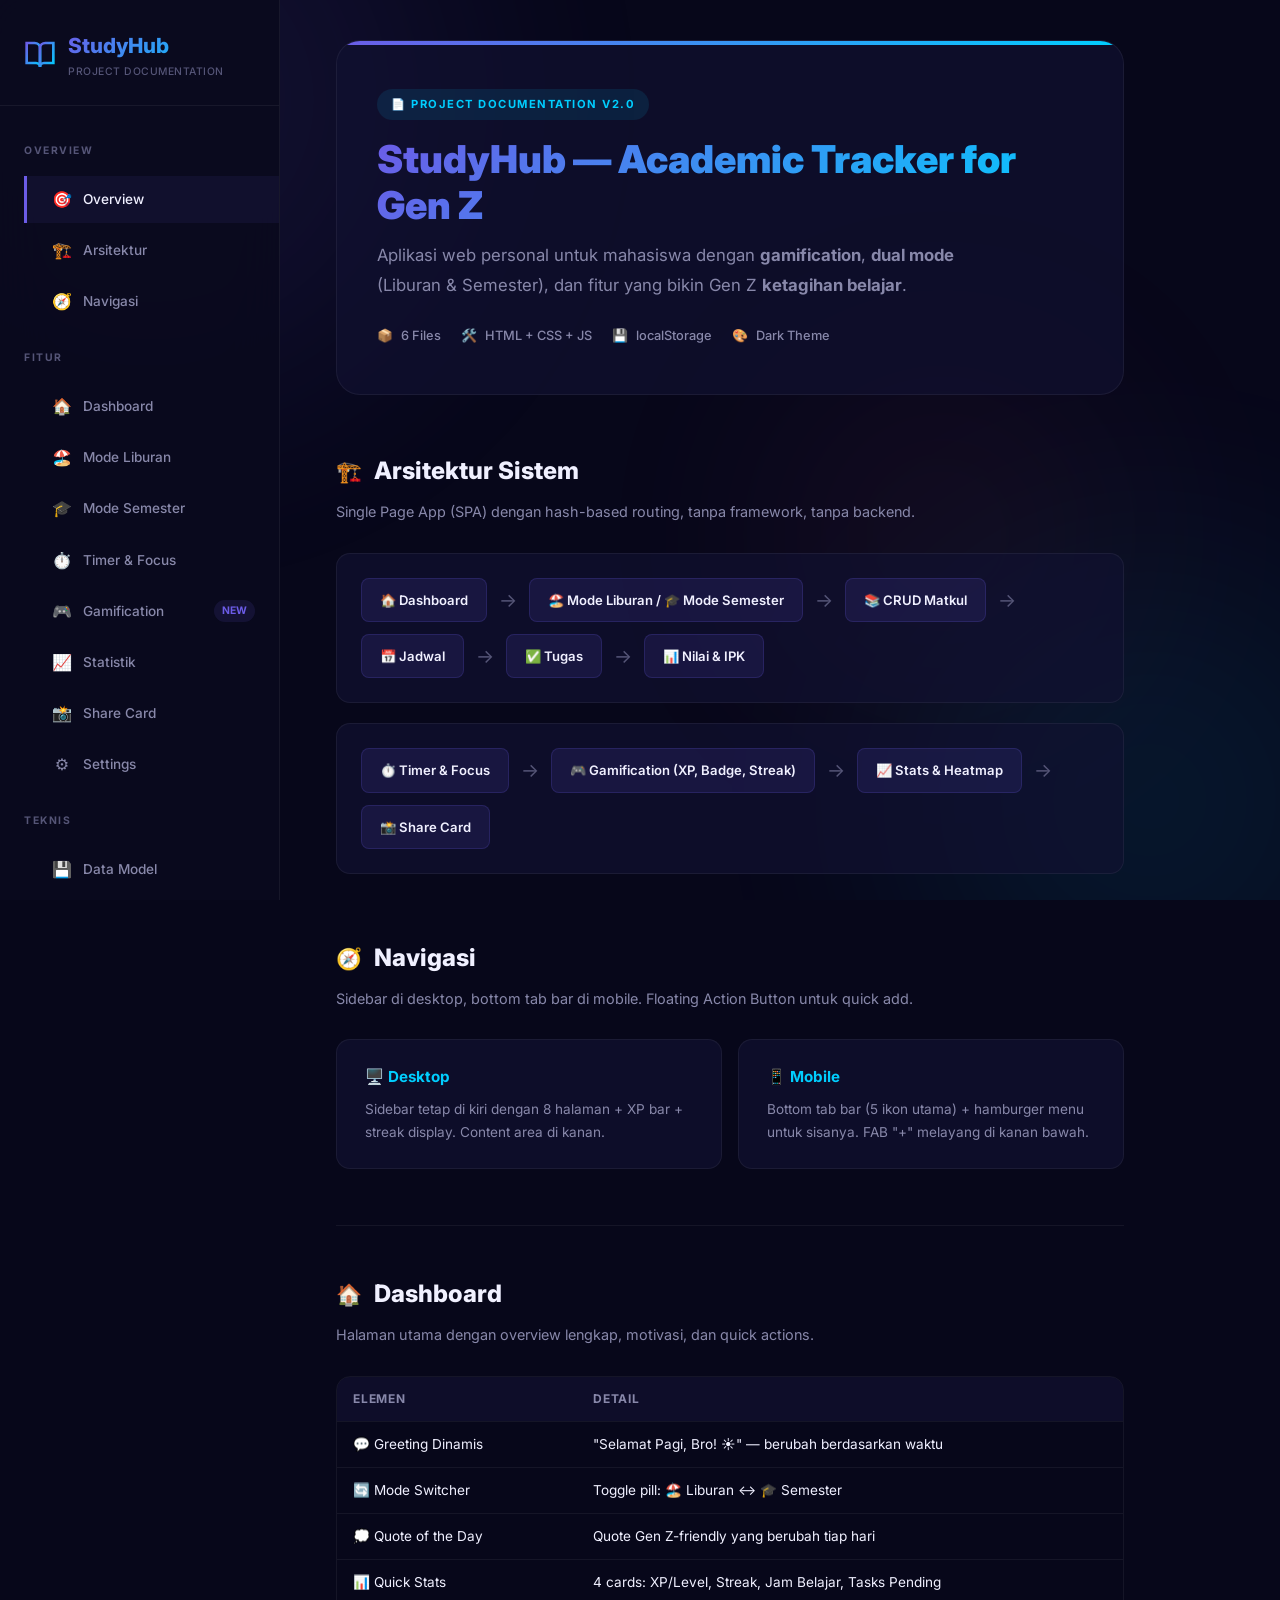
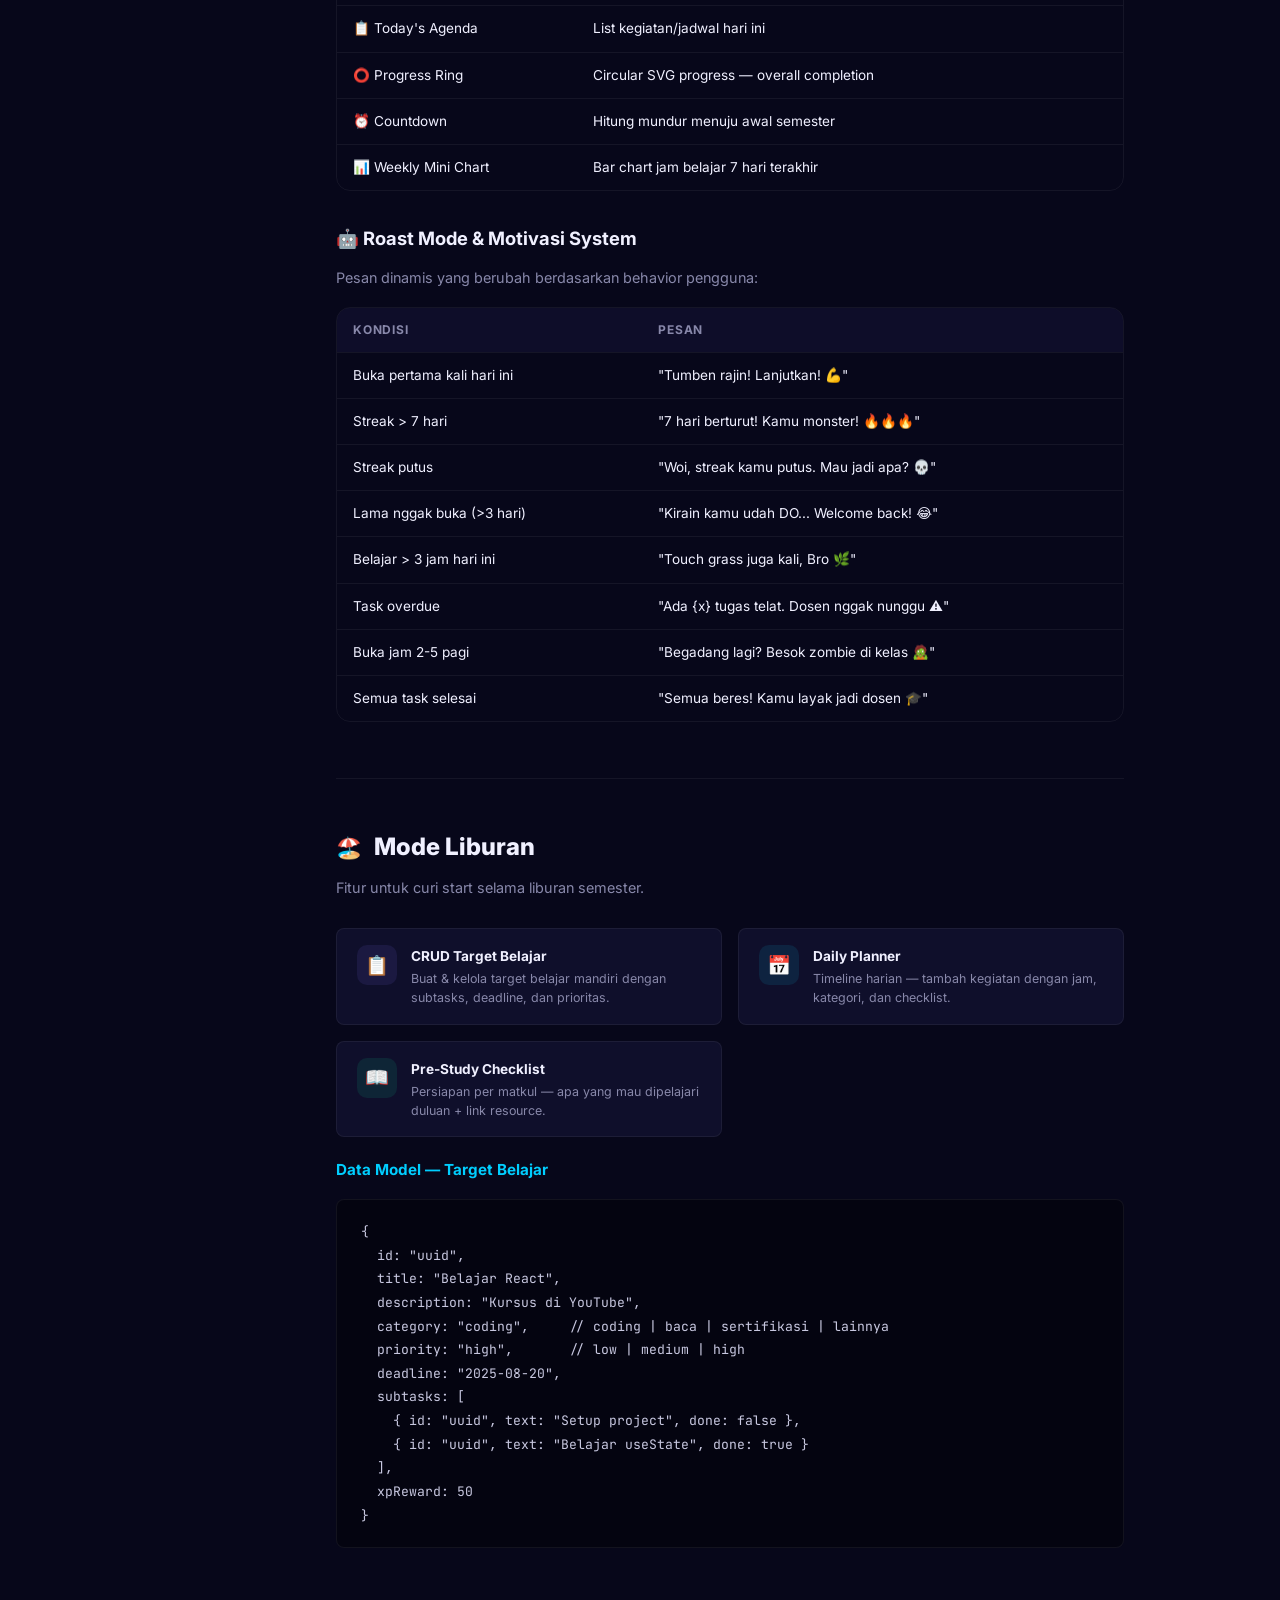
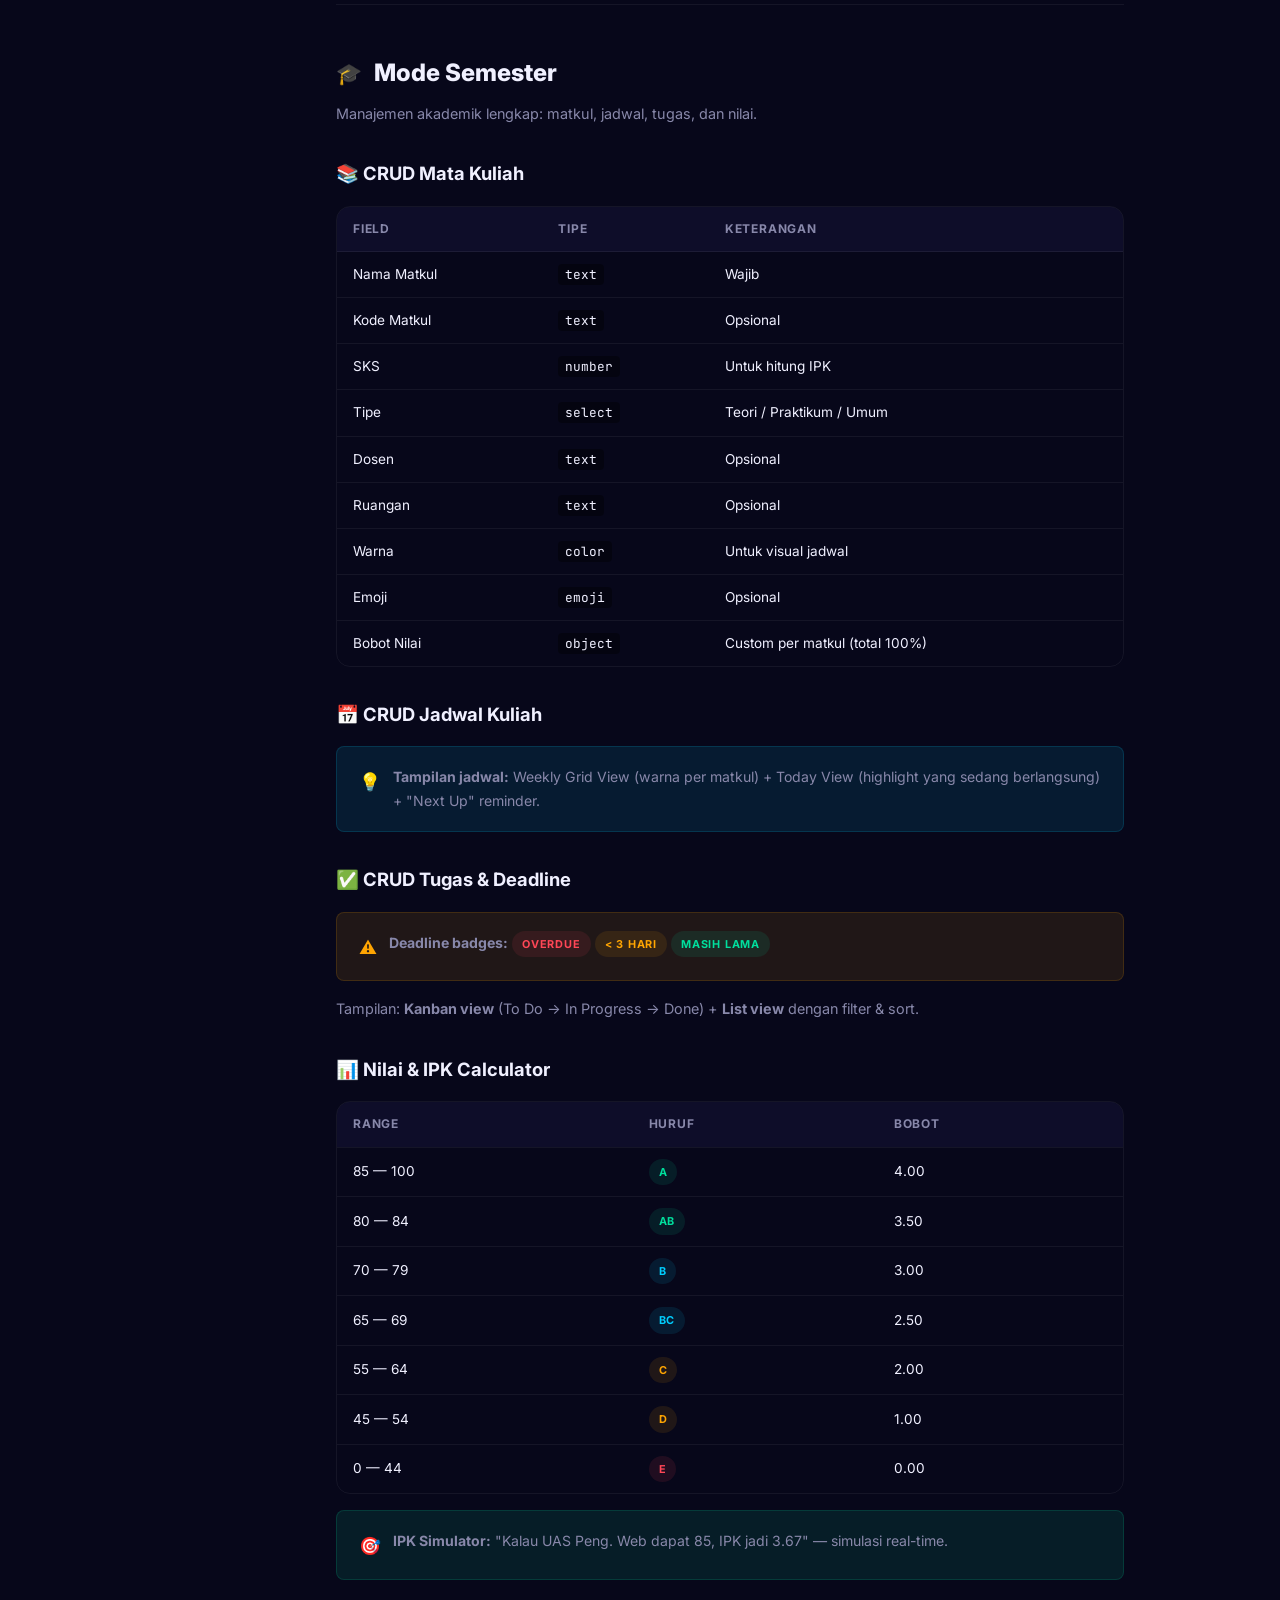
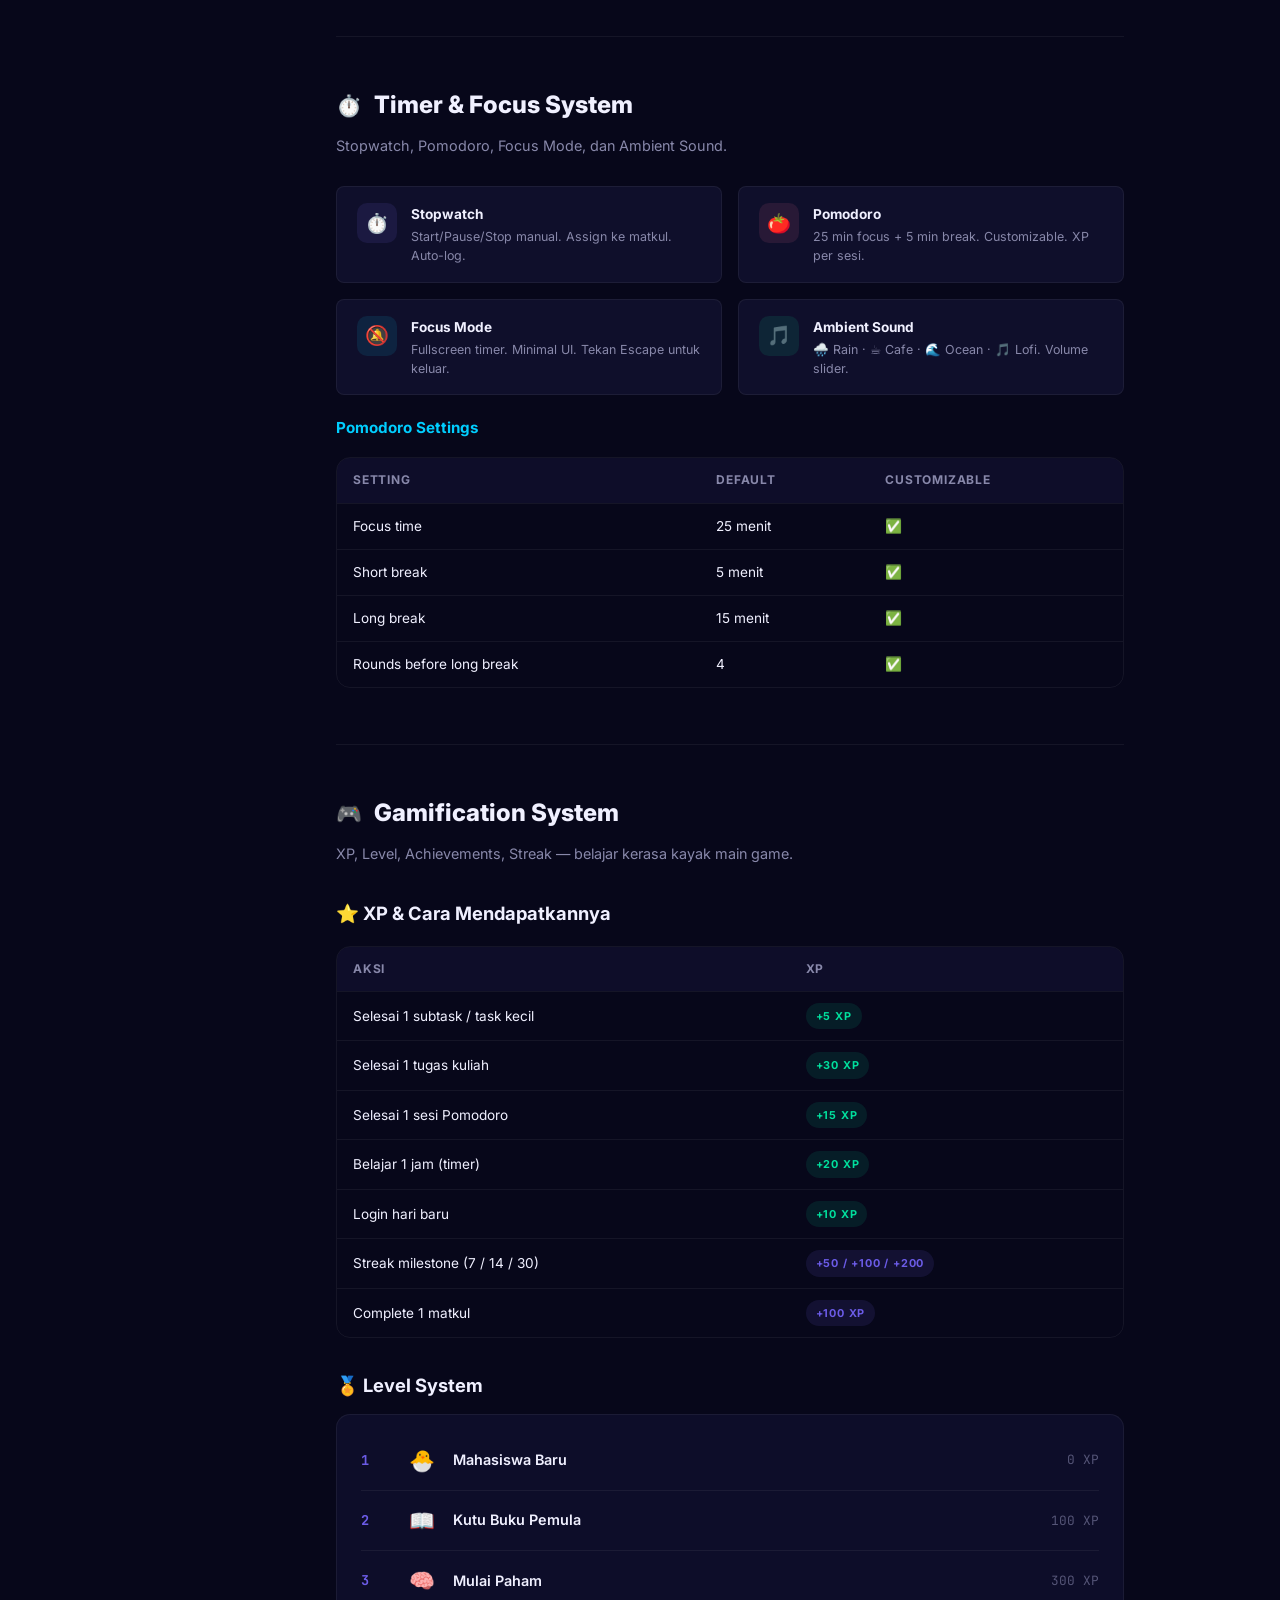
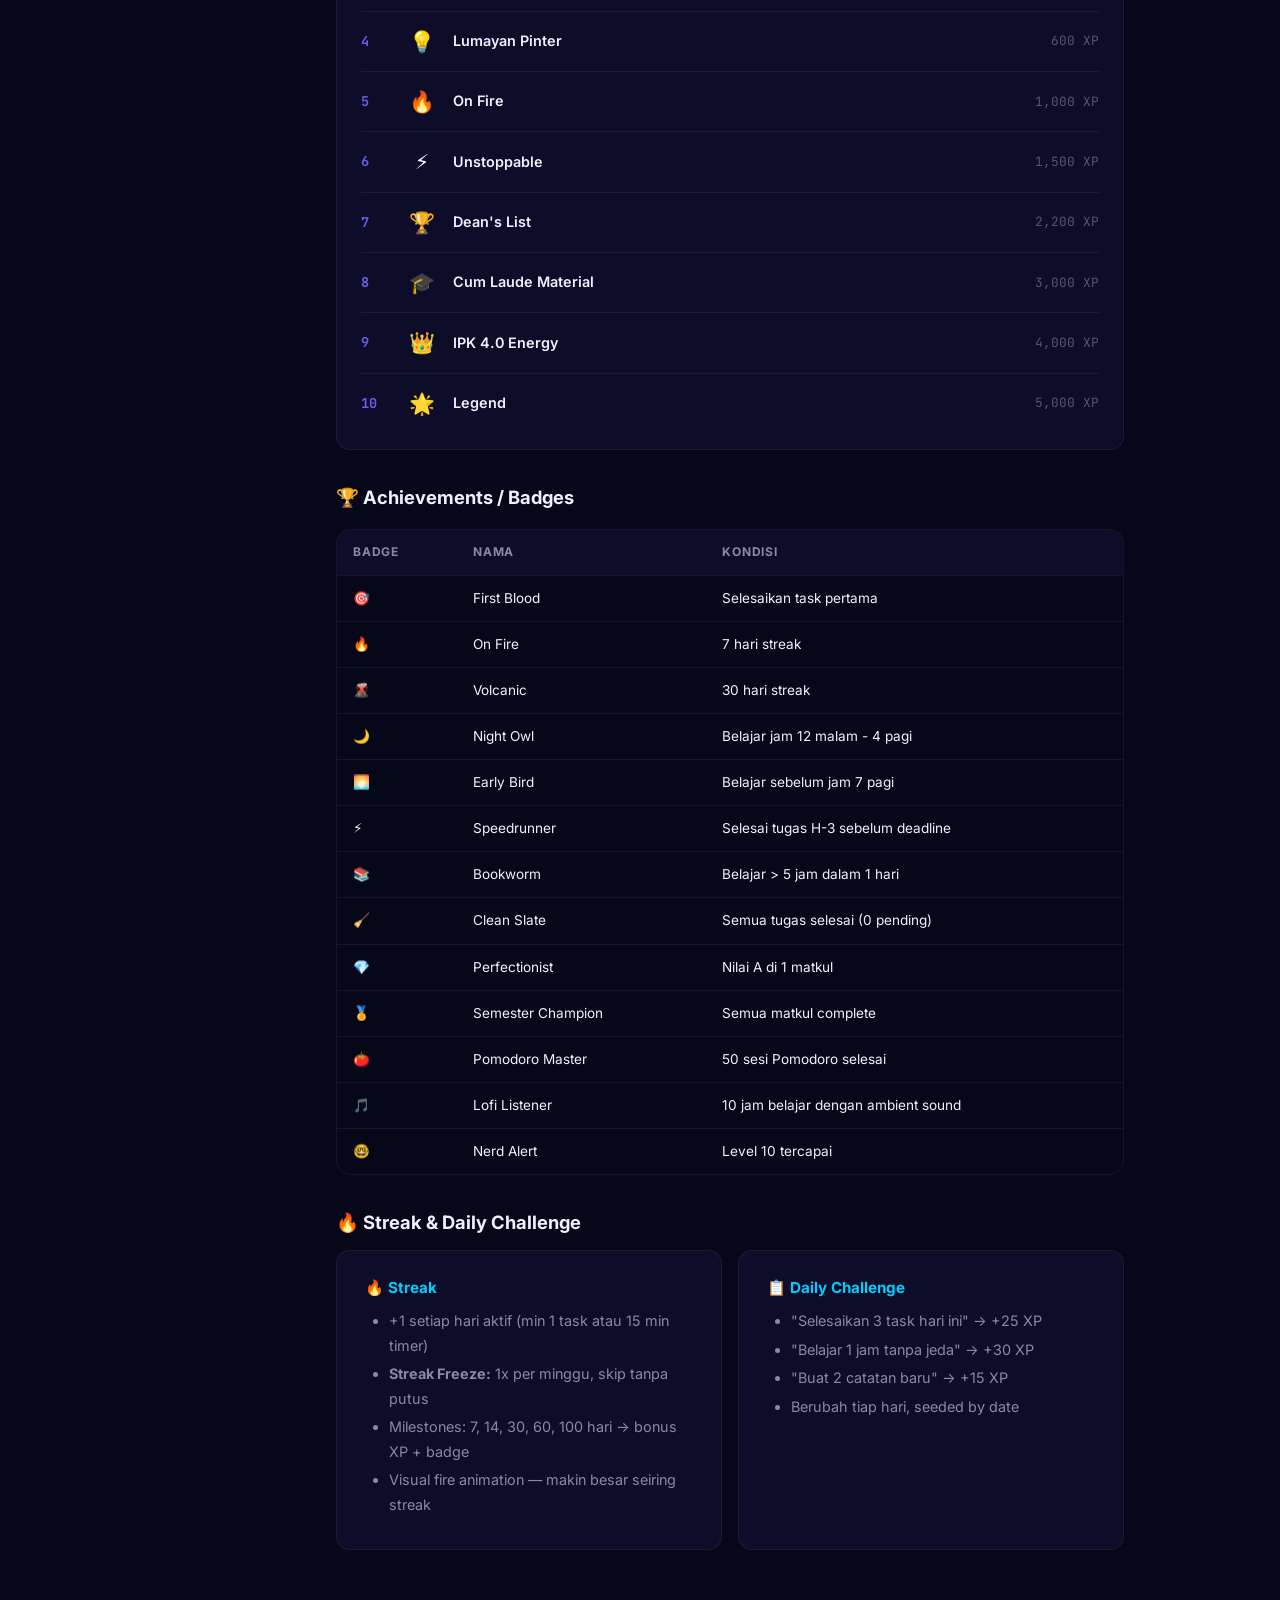
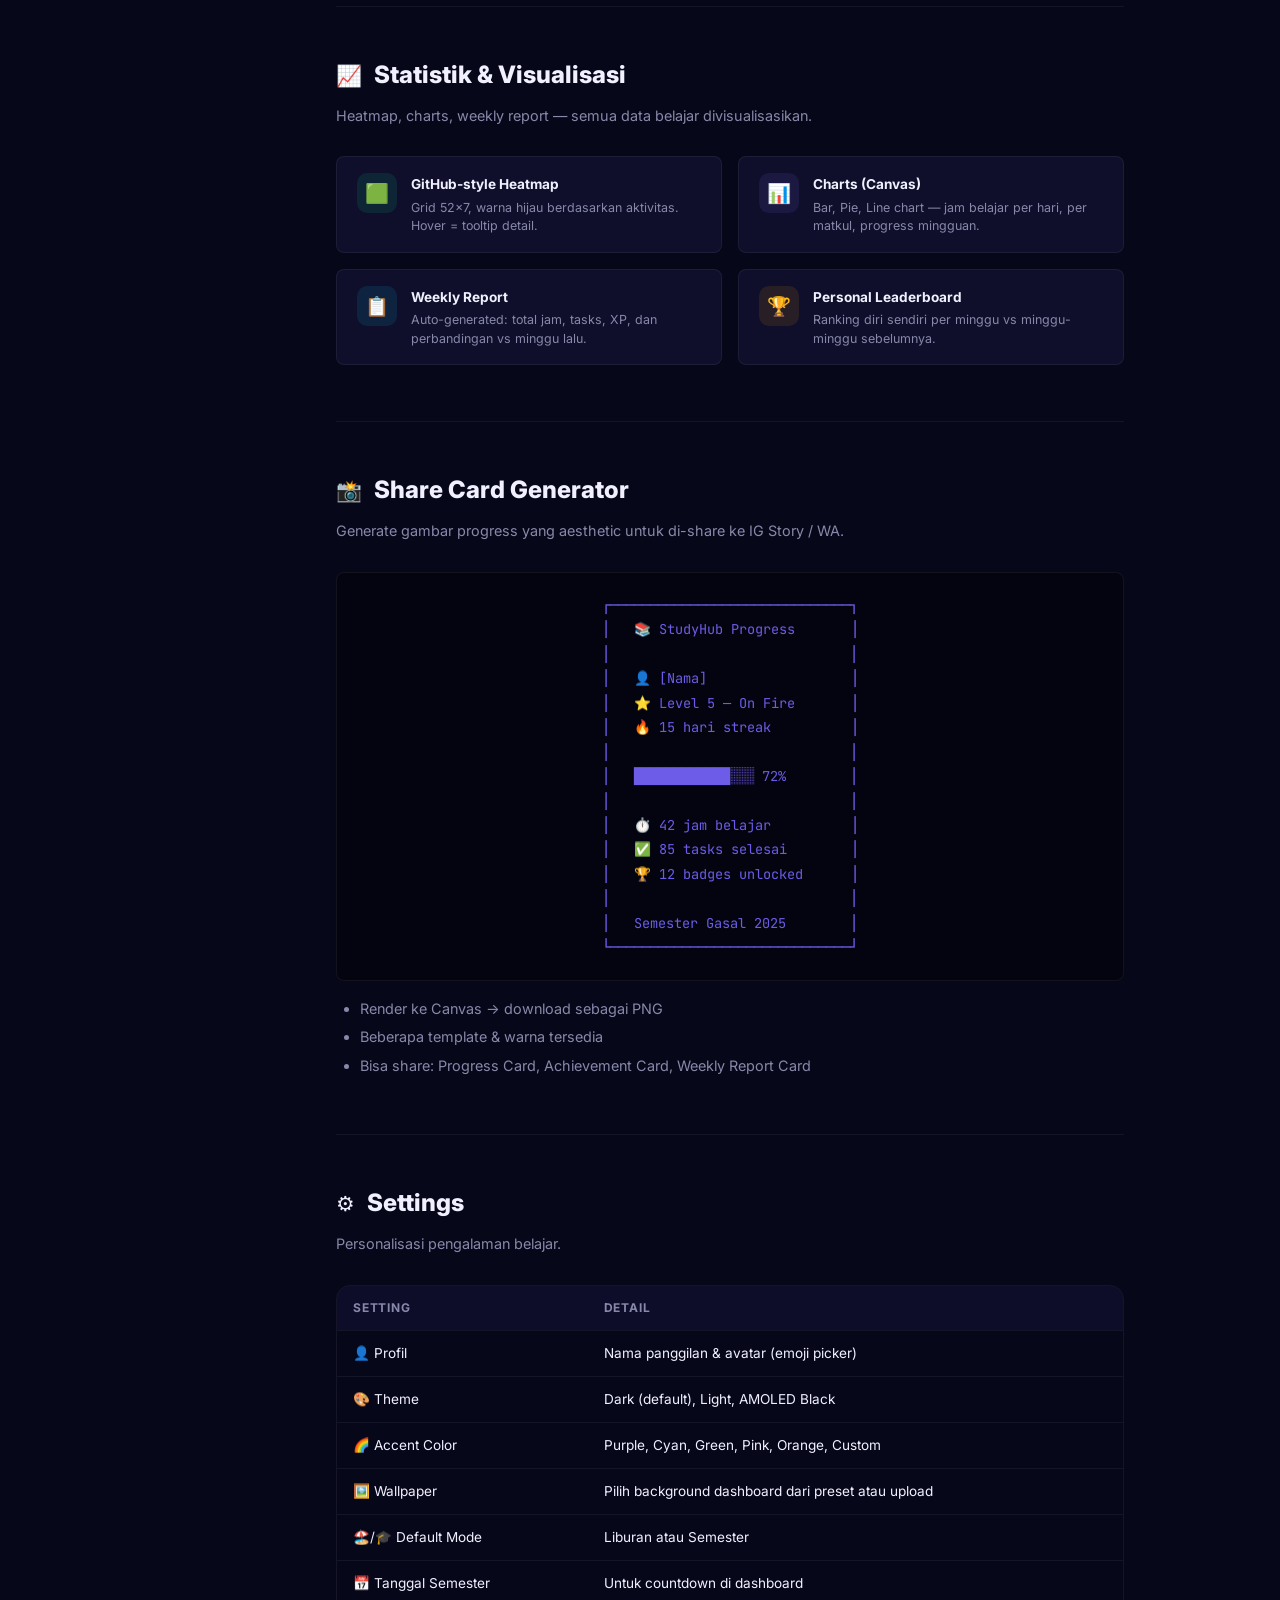
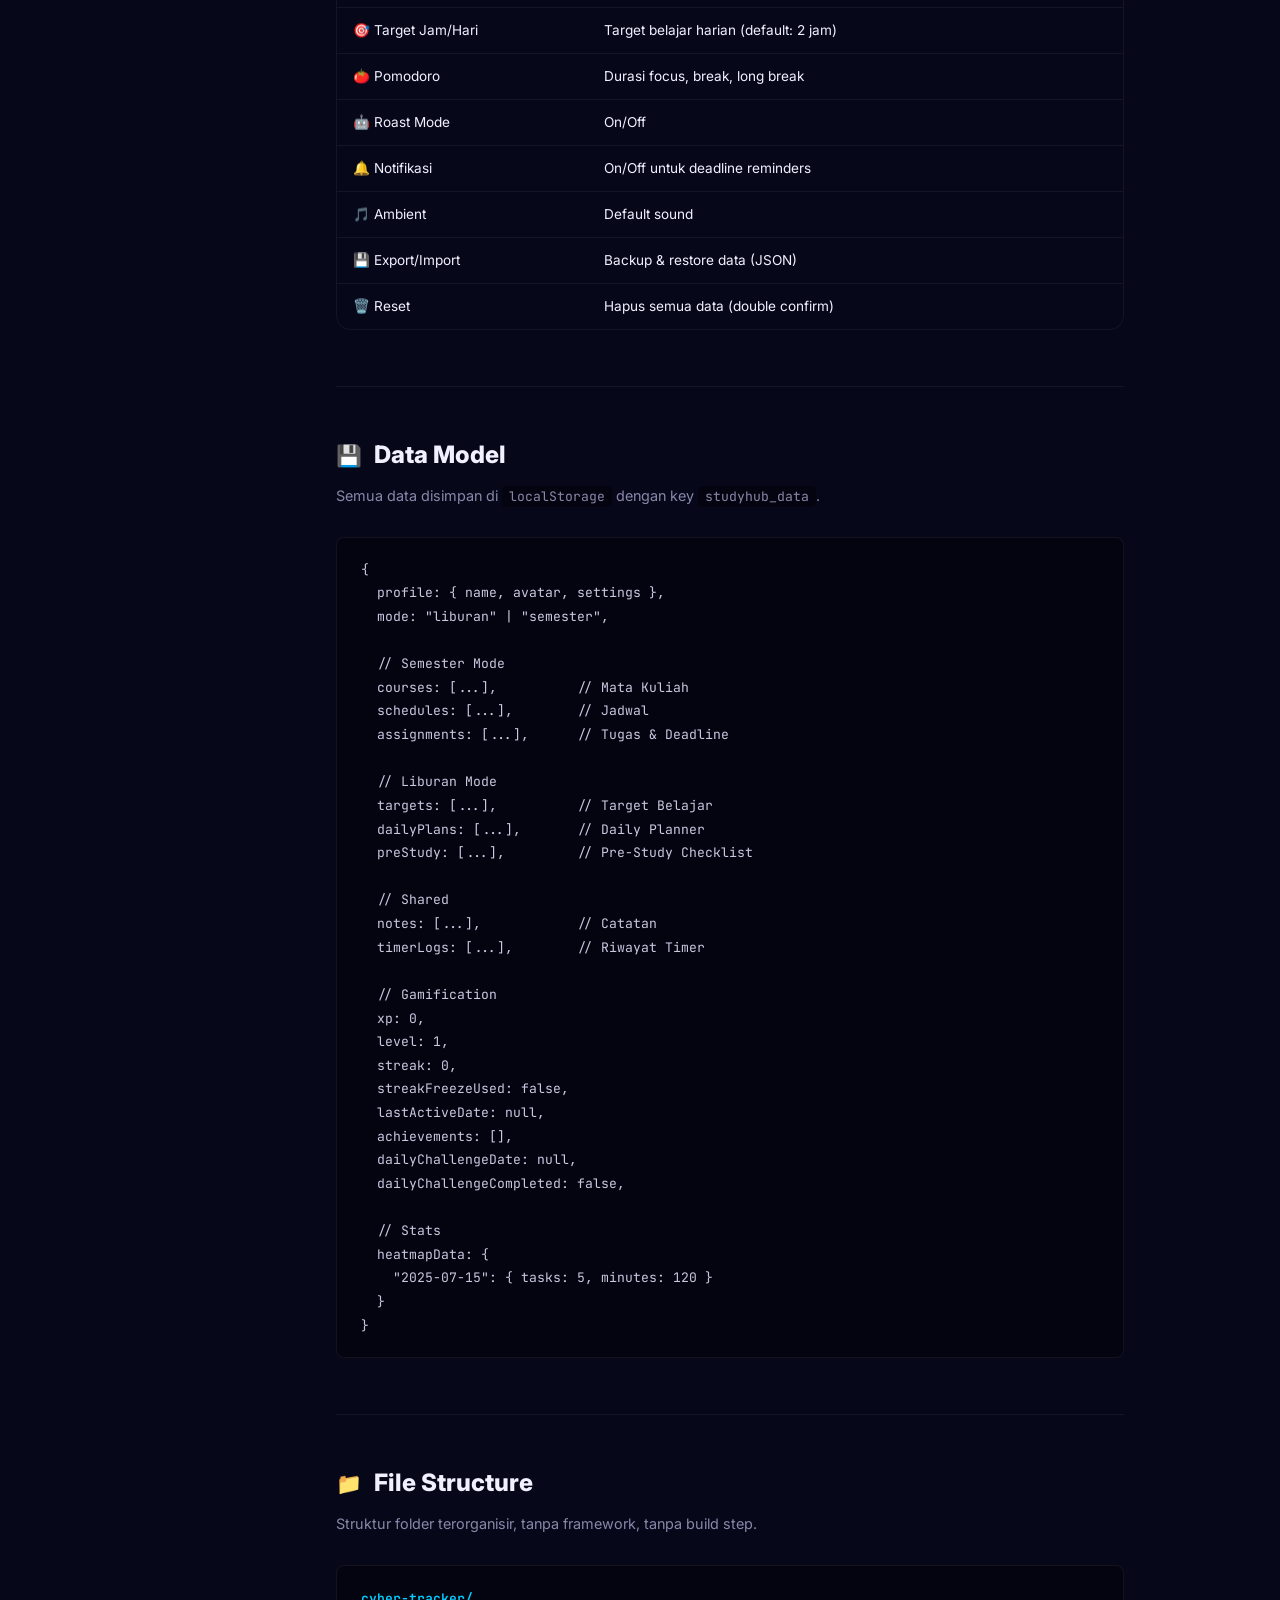
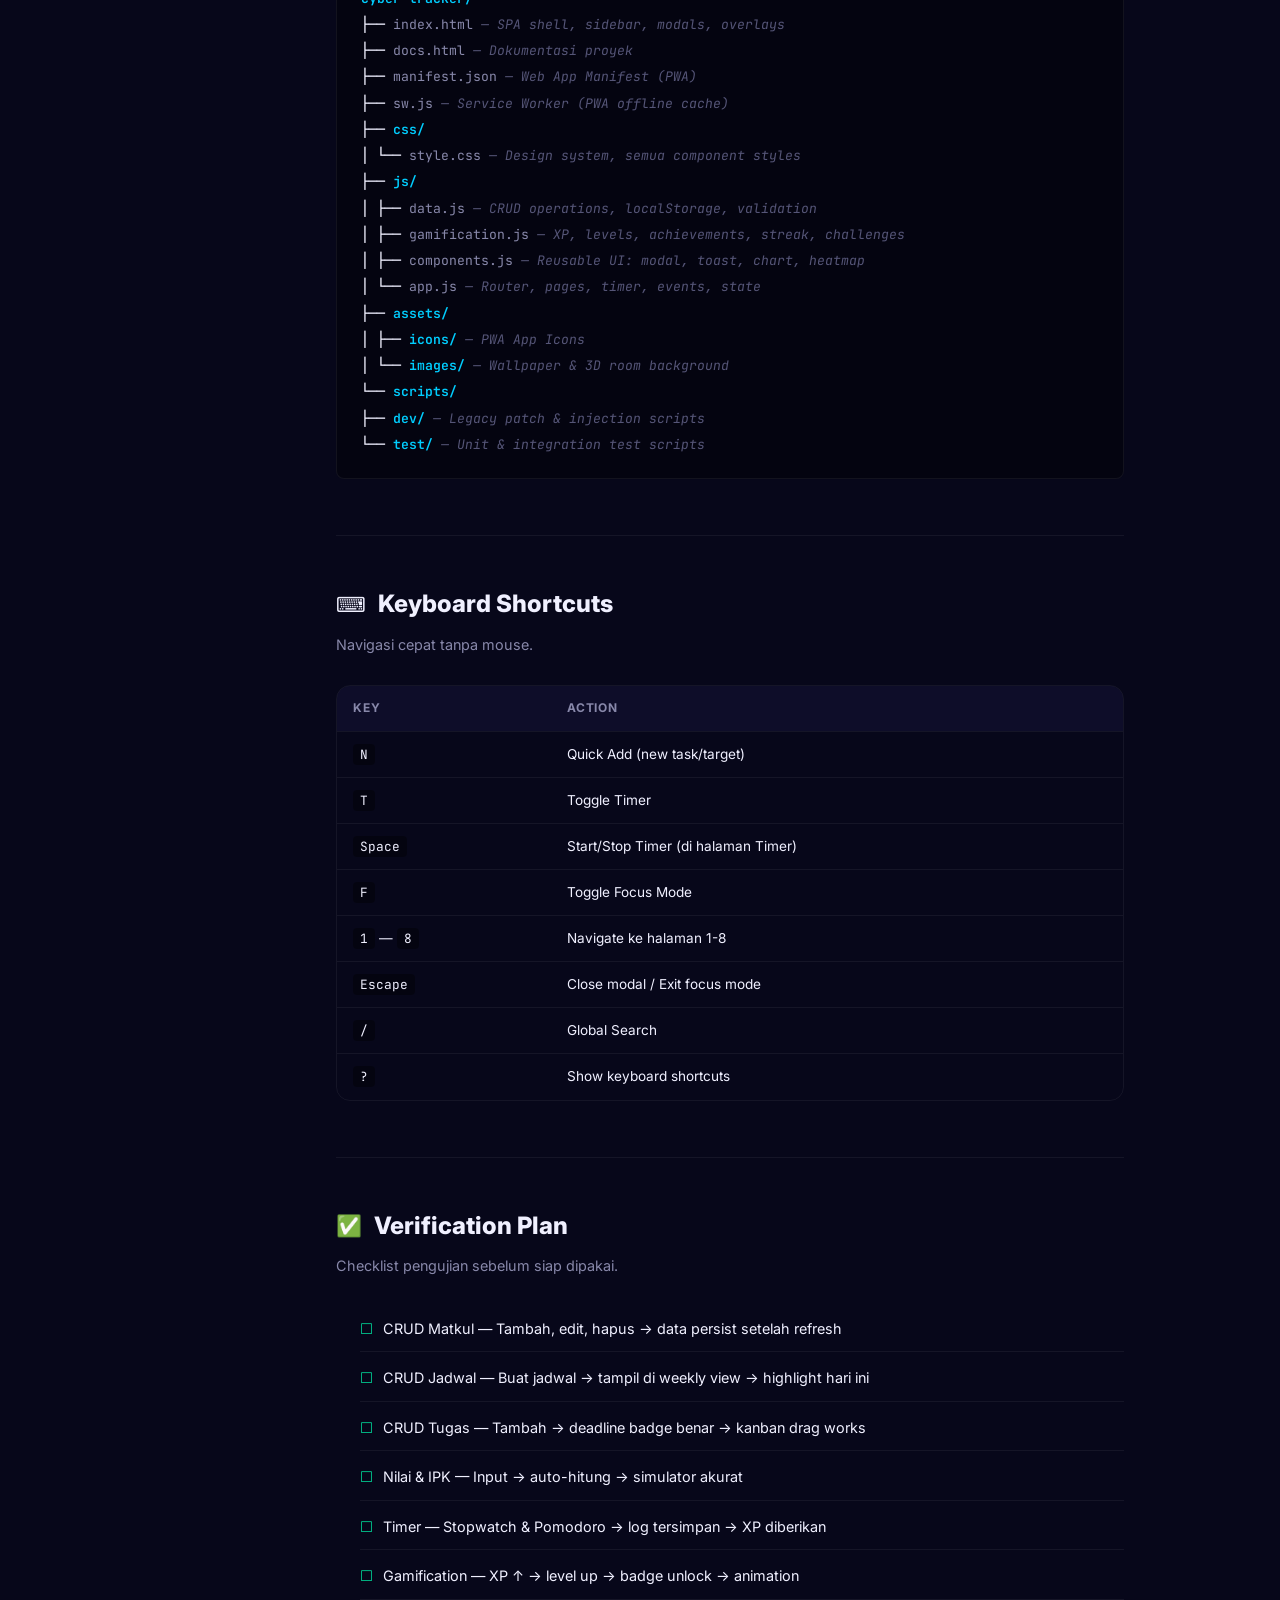
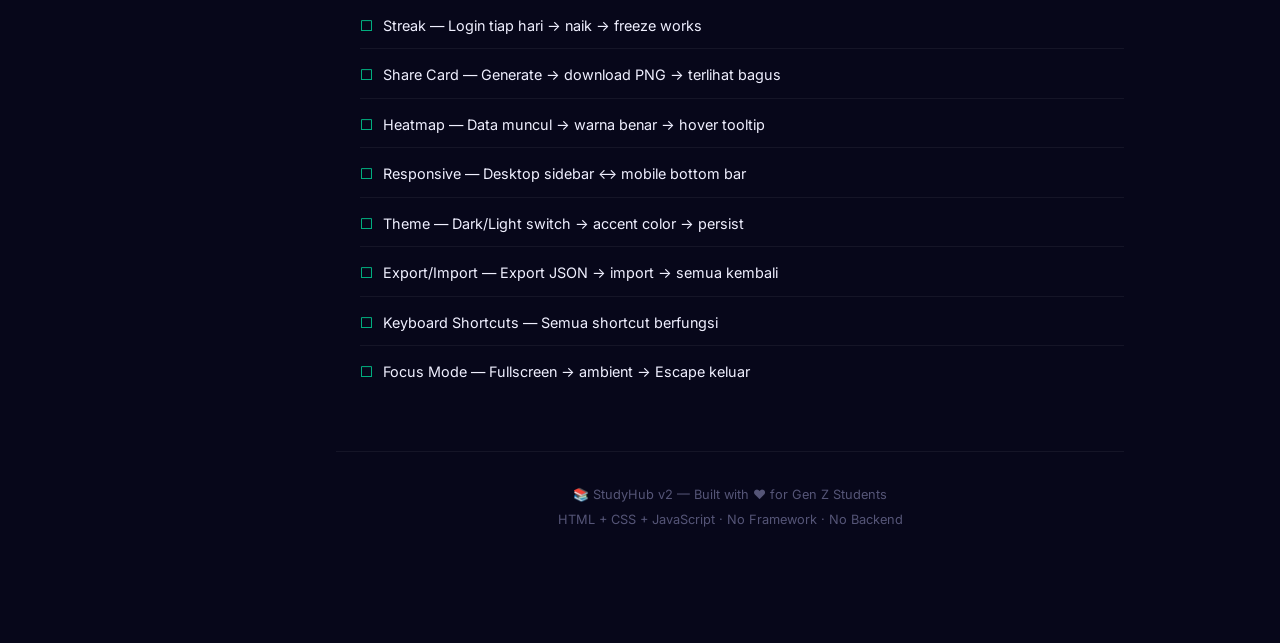
<file: docs.html>
<!DOCTYPE html>
<html lang="id">
<head>
    <meta charset="UTF-8">
    <meta name="viewport" content="width=device-width, initial-scale=1.0">
    <title>StudyHub v2 — Project Documentation</title>
    <link href="https://fonts.googleapis.com/css2?family=Inter:wght@300;400;500;600;700;800;900&family=JetBrains+Mono:wght@300;400;500;600&display=swap" rel="stylesheet">
    <style>
        /* ===================== TOKENS ===================== */
        :root {
            --bg-body: #07071a;
            --bg-primary: #0c0c24;
            --bg-card: rgba(18, 18, 50, 0.65);
            --bg-card-alt: rgba(25, 25, 60, 0.5);
            --bg-sidebar: rgba(10, 10, 30, 0.92);
            --bg-code: rgba(0,0,0,0.35);
            --border: rgba(255,255,255,0.06);
            --border-hover: rgba(255,255,255,0.12);
            --text-primary: #f0f0ff;
            --text-secondary: #8888aa;
            --text-muted: #555577;
            --purple: #6C5CE7;
            --purple-soft: rgba(108,92,231,0.12);
            --cyan: #00CEFF;
            --cyan-soft: rgba(0,206,255,0.10);
            --green: #00E09E;
            --green-soft: rgba(0,224,158,0.10);
            --orange: #FFA502;
            --orange-soft: rgba(255,165,2,0.10);
            --pink: #FF6B9D;
            --pink-soft: rgba(255,107,157,0.10);
            --red: #FF4757;
            --red-soft: rgba(255,71,87,0.10);
            --yellow: #FECA57;
            --gradient-main: linear-gradient(135deg, #6C5CE7, #00CEFF);
            --gradient-warm: linear-gradient(135deg, #FFA502, #FF6B9D);
            --gradient-cool: linear-gradient(135deg, #00CEFF, #00E09E);
            --radius: 14px;
            --radius-sm: 8px;
            --radius-xl: 24px;
            --font: 'Inter', system-ui, sans-serif;
            --mono: 'JetBrains Mono', monospace;
        }

        /* ===================== RESET ===================== */
        *, *::before, *::after { margin:0; padding:0; box-sizing:border-box; }
        html { scroll-behavior:smooth; scroll-padding-top:80px; }
        body {
            font-family: var(--font);
            background: var(--bg-body);
            color: var(--text-primary);
            line-height: 1.7;
            overflow-x: hidden;
        }

        /* ===================== BG EFFECTS ===================== */
        .bg-blobs {
            position:fixed; inset:0; pointer-events:none; z-index:0; overflow:hidden;
        }
        .blob {
            position:absolute; border-radius:50%; filter:blur(120px);
            animation: blobDrift 25s ease-in-out infinite;
        }
        .blob-1 { width:600px; height:600px; background:var(--purple); top:-200px; left:-150px; opacity:0.10; }
        .blob-2 { width:500px; height:500px; background:var(--cyan); bottom:-150px; right:-120px; opacity:0.08; animation-delay:-9s; }
        .blob-3 { width:350px; height:350px; background:var(--pink); top:40%; left:60%; opacity:0.06; animation-delay:-16s; }
        @keyframes blobDrift {
            0%,100% { transform:translate(0,0) scale(1); }
            33% { transform:translate(50px,-40px) scale(1.06); }
            66% { transform:translate(-30px,40px) scale(0.94); }
        }

        /* ===================== LAYOUT ===================== */
        .layout { display:flex; min-height:100vh; position:relative; z-index:1; }

        /* ===================== SIDEBAR ===================== */
        .sidebar {
            width:280px; position:fixed; top:0; left:0; bottom:0;
            background: var(--bg-sidebar);
            backdrop-filter: blur(24px);
            border-right: 1px solid var(--border);
            padding: 28px 0;
            overflow-y: auto;
            z-index:100;
            transition: transform 0.3s ease;
        }
        .sidebar-brand {
            display:flex; align-items:center; gap:12px;
            padding: 0 24px 24px;
            border-bottom: 1px solid var(--border);
            margin-bottom:20px;
        }
        .sidebar-brand svg { flex-shrink:0; }
        .sidebar-brand h1 {
            font-size:1.3rem; font-weight:800;
            background:var(--gradient-main);
            -webkit-background-clip:text; -webkit-text-fill-color:transparent; background-clip:text;
        }
        .sidebar-brand small { display:block; font-size:0.65rem; color:var(--text-muted); font-weight:500; letter-spacing:0.5px; text-transform:uppercase; }
        .sidebar-label {
            font-size:0.65rem; font-weight:700; text-transform:uppercase; letter-spacing:1.5px;
            color:var(--text-muted); padding:16px 24px 8px; 
        }
        .sidebar-nav { list-style:none; }
        .sidebar-nav li a {
            display:flex; align-items:center; gap:10px;
            padding:10px 24px; font-size:0.85rem; font-weight:500;
            color:var(--text-secondary); text-decoration:none;
            border-left:3px solid transparent;
            transition: all 0.2s ease;
        }
        .sidebar-nav li a:hover, .sidebar-nav li a.active {
            color:var(--text-primary);
            background: rgba(108,92,231,0.08);
            border-left-color: var(--purple);
        }
        .sidebar-nav li a .nav-emoji { font-size:1rem; width:22px; text-align:center; }
        .sidebar-nav li a .nav-badge {
            margin-left:auto; font-size:0.65rem; font-weight:700;
            background:var(--purple-soft); color:var(--purple);
            padding:2px 8px; border-radius:20px;
        }

        /* ===================== MAIN ===================== */
        .main { flex:1; margin-left:280px; padding:40px 56px 80px; max-width:900px; }

        /* ===================== TOPBAR (MOBILE) ===================== */
        .topbar {
            display:none; position:fixed; top:0; left:0; right:0;
            background: var(--bg-sidebar); backdrop-filter:blur(20px);
            border-bottom:1px solid var(--border);
            padding:14px 20px; z-index:200;
            align-items:center; justify-content:space-between;
        }
        .topbar h1 { font-size:1.1rem; font-weight:800; background:var(--gradient-main); -webkit-background-clip:text; -webkit-text-fill-color:transparent; background-clip:text; }
        .hamburger { background:none; border:none; color:var(--text-primary); font-size:1.4rem; cursor:pointer; padding:4px; }
        .sidebar-overlay { display:none; position:fixed; inset:0; background:rgba(0,0,0,0.6); z-index:99; }

        /* ===================== HERO ===================== */
        .hero {
            position:relative; padding:48px 40px; border-radius:var(--radius-xl);
            background: var(--bg-card);
            border:1px solid var(--border);
            margin-bottom:48px; overflow:hidden;
        }
        .hero::before {
            content:''; position:absolute; top:0; left:0; right:0; height:4px;
            background:var(--gradient-main);
        }
        .hero-badge {
            display:inline-flex; align-items:center; gap:6px;
            font-size:0.7rem; font-weight:700; text-transform:uppercase; letter-spacing:1.5px;
            color:var(--cyan); background:var(--cyan-soft);
            padding:6px 14px; border-radius:20px; margin-bottom:16px;
        }
        .hero h1 {
            font-size:2.4rem; font-weight:900; line-height:1.2; margin-bottom:12px;
            background:var(--gradient-main);
            -webkit-background-clip:text; -webkit-text-fill-color:transparent; background-clip:text;
        }
        .hero p { font-size:1.05rem; color:var(--text-secondary); max-width:600px; line-height:1.8; }
        .hero-meta {
            display:flex; gap:20px; margin-top:24px; flex-wrap:wrap;
        }
        .hero-meta-item {
            display:flex; align-items:center; gap:8px;
            font-size:0.8rem; color:var(--text-muted); font-weight:500;
        }
        .hero-meta-item span { color:var(--text-secondary); }

        /* ===================== SECTION ===================== */
        .doc-section { margin-bottom:56px; }
        .doc-section > h2 {
            font-size:1.5rem; font-weight:800; margin-bottom:8px;
            display:flex; align-items:center; gap:12px;
            padding-top:8px;
        }
        .doc-section > h2 .sec-emoji { font-size:1.3rem; }
        .doc-section > .sec-desc {
            font-size:0.9rem; color:var(--text-secondary); margin-bottom:28px;
        }

        h3 {
            font-size:1.15rem; font-weight:700; margin:32px 0 12px;
            display:flex; align-items:center; gap:10px;
        }
        h4 {
            font-size:0.95rem; font-weight:700; margin:20px 0 8px;
            color:var(--cyan);
        }

        /* ===================== CARDS ===================== */
        .card {
            background:var(--bg-card); border:1px solid var(--border); border-radius:var(--radius);
            padding:24px 28px; margin-bottom:16px;
            transition: border-color 0.3s;
        }
        .card:hover { border-color:var(--border-hover); }
        .card h4 { margin-top:0; }

        .card-grid {
            display:grid; grid-template-columns:repeat(auto-fill, minmax(260px,1fr)); gap:16px; margin-bottom:16px;
        }
        .card-grid .card { margin-bottom:0; }

        .mini-card {
            background:var(--bg-card-alt); border:1px solid var(--border); border-radius:var(--radius-sm);
            padding:16px 20px; display:flex; align-items:flex-start; gap:14px;
        }
        .mini-card .mc-icon {
            width:40px; height:40px; border-radius:10px;
            display:flex; align-items:center; justify-content:center;
            font-size:1.2rem; flex-shrink:0;
        }
        .mc-purple { background:var(--purple-soft); }
        .mc-cyan { background:var(--cyan-soft); }
        .mc-green { background:var(--green-soft); }
        .mc-orange { background:var(--orange-soft); }
        .mc-pink { background:var(--pink-soft); }
        .mini-card h5 { font-size:0.85rem; font-weight:700; margin-bottom:2px; }
        .mini-card p { font-size:0.78rem; color:var(--text-secondary); line-height:1.5; }

        /* ===================== TABLES ===================== */
        .table-wrap { overflow-x:auto; margin:16px 0; border-radius:var(--radius); border:1px solid var(--border); }
        table { width:100%; border-collapse:collapse; font-size:0.85rem; }
        thead { background:rgba(108,92,231,0.08); }
        th {
            text-align:left; padding:12px 16px; font-weight:700; font-size:0.75rem;
            text-transform:uppercase; letter-spacing:0.8px; color:var(--text-secondary);
            border-bottom:1px solid var(--border);
        }
        td { padding:11px 16px; border-bottom:1px solid var(--border); }
        tr:last-child td { border-bottom:none; }
        tr:hover td { background:rgba(255,255,255,0.02); }
        td code {
            font-family:var(--mono); font-size:0.8rem;
            background:var(--bg-code); padding:2px 7px; border-radius:4px;
        }

        /* ===================== CODE ===================== */
        pre {
            background:var(--bg-code); border:1px solid var(--border); border-radius:var(--radius-sm);
            padding:20px 24px; overflow-x:auto; margin:16px 0;
            font-family:var(--mono); font-size:0.82rem; line-height:1.8; color:#c8c8e0;
        }
        code { font-family:var(--mono); }
        p code, li code {
            font-size:0.82rem; background:var(--bg-code); padding:2px 7px; border-radius:4px;
        }

        /* ===================== ALERTS ===================== */
        .alert {
            padding:18px 22px; border-radius:var(--radius-sm); margin:16px 0;
            font-size:0.88rem; display:flex; align-items:flex-start; gap:12px;
            border:1px solid;
        }
        .alert-icon { font-size:1.1rem; flex-shrink:0; margin-top:2px; }
        .alert-info { background:var(--cyan-soft); border-color:rgba(0,206,255,0.15); color:var(--cyan); }
        .alert-warn { background:var(--orange-soft); border-color:rgba(255,165,2,0.15); color:var(--orange); }
        .alert-danger { background:var(--red-soft); border-color:rgba(255,71,87,0.15); color:var(--red); }
        .alert-success { background:var(--green-soft); border-color:rgba(0,224,158,0.15); color:var(--green); }
        .alert p { color: var(--text-secondary); }
        .alert strong { color: inherit; }

        /* ===================== BADGES ===================== */
        .badge {
            display:inline-flex; align-items:center; gap:4px;
            font-size:0.68rem; font-weight:700; text-transform:uppercase; letter-spacing:0.8px;
            padding:4px 10px; border-radius:20px;
        }
        .badge-purple { background:var(--purple-soft); color:var(--purple); }
        .badge-cyan { background:var(--cyan-soft); color:var(--cyan); }
        .badge-green { background:var(--green-soft); color:var(--green); }
        .badge-orange { background:var(--orange-soft); color:var(--orange); }
        .badge-pink { background:var(--pink-soft); color:var(--pink); }
        .badge-red { background:var(--red-soft); color:var(--red); }

        /* ===================== FLOW DIAGRAM ===================== */
        .flow {
            display:flex; flex-wrap:wrap; gap:12px; align-items:center;
            margin:20px 0; padding:24px; background:var(--bg-card); border:1px solid var(--border);
            border-radius:var(--radius);
        }
        .flow-node {
            background:var(--purple-soft); border:1px solid rgba(108,92,231,0.2);
            padding:10px 18px; border-radius:var(--radius-sm); font-size:0.82rem; font-weight:600;
        }
        .flow-arrow { color:var(--text-muted); font-size:1.2rem; }

        /* ===================== LEVEL TABLE ===================== */
        .level-row { display:flex; align-items:center; gap:16px; padding:12px 0; border-bottom:1px solid var(--border); }
        .level-row:last-child { border-bottom:none; }
        .level-num { font-family:var(--mono); font-size:0.85rem; font-weight:700; color:var(--purple); width:30px; }
        .level-icon { font-size:1.3rem; width:30px; text-align:center; }
        .level-name { font-weight:600; font-size:0.9rem; flex:1; }
        .level-xp { font-family:var(--mono); font-size:0.8rem; color:var(--text-muted); }

        /* ===================== FEATURE LIST ===================== */
        .feat-list { list-style:none; }
        .feat-list li {
            padding:10px 0; border-bottom:1px solid var(--border);
            font-size:0.9rem; display:flex; align-items:center; gap:10px;
        }
        .feat-list li:last-child { border-bottom:none; }
        .feat-list .feat-check { color:var(--green); font-weight:700; }

        /* ===================== FILE TREE ===================== */
        .file-tree {
            background:var(--bg-code); border:1px solid var(--border); border-radius:var(--radius-sm);
            padding:20px 24px; font-family:var(--mono); font-size:0.82rem; line-height:2;
        }
        .file-tree .folder { color:var(--cyan); font-weight:600; }
        .file-tree .file { color:var(--text-secondary); }
        .file-tree .desc { color:var(--text-muted); font-style:italic; }

        /* ===================== LISTS ===================== */
        ul, ol { padding-left:24px; margin:8px 0; }
        li { margin:4px 0; font-size:0.9rem; }

        /* ===================== DIVIDER ===================== */
        hr { border:none; border-top:1px solid var(--border); margin:40px 0; }

        /* ===================== SCROLLBAR ===================== */
        ::-webkit-scrollbar { width:5px; height:5px; }
        ::-webkit-scrollbar-track { background:transparent; }
        ::-webkit-scrollbar-thumb { background:rgba(255,255,255,0.08); border-radius:3px; }
        ::-webkit-scrollbar-thumb:hover { background:rgba(255,255,255,0.15); }

        /* ===================== BACK TO TOP ===================== */
        .back-top {
            position:fixed; bottom:28px; right:28px; width:44px; height:44px;
            background:var(--gradient-main); border:none; border-radius:50%;
            color:white; font-size:1.2rem; cursor:pointer;
            display:flex; align-items:center; justify-content:center;
            box-shadow:0 4px 20px rgba(108,92,231,0.4);
            opacity:0; transform:translateY(20px);
            transition: all 0.3s ease; z-index:50;
        }
        .back-top.visible { opacity:1; transform:translateY(0); }
        .back-top:hover { transform:translateY(-3px) scale(1.05); }

        /* ===================== FOOTER ===================== */
        .doc-footer {
            text-align:center; padding:32px 0; border-top:1px solid var(--border);
            font-size:0.8rem; color:var(--text-muted);
        }

        /* ===================== RESPONSIVE ===================== */
        @media (max-width:900px) {
            .sidebar { transform:translateX(-100%); }
            .sidebar.open { transform:translateX(0); }
            .sidebar-overlay.open { display:block; }
            .topbar { display:flex; }
            .main { margin-left:0; padding:80px 20px 60px; }
            .hero h1 { font-size:1.6rem; }
            .hero { padding:32px 24px; }
            .card-grid { grid-template-columns:1fr; }
            .hero-meta { flex-direction:column; gap:8px; }
        }
    </style>
</head>
<body>
    <div class="bg-blobs">
        <div class="blob blob-1"></div>
        <div class="blob blob-2"></div>
        <div class="blob blob-3"></div>
    </div>

    <!-- MOBILE TOPBAR -->
    <div class="topbar">
        <h1>📚 StudyHub Docs</h1>
        <button class="hamburger" onclick="toggleSidebar()">☰</button>
    </div>
    <div class="sidebar-overlay" id="sidebarOverlay" onclick="toggleSidebar()"></div>

    <div class="layout">
        <!-- SIDEBAR -->
        <aside class="sidebar" id="sidebar">
            <div class="sidebar-brand">
                <svg width="32" height="32" viewBox="0 0 24 24" fill="none" stroke="url(#g1)" stroke-width="2"><defs><linearGradient id="g1" x1="0%" y1="0%" x2="100%" y2="100%"><stop offset="0%" style="stop-color:#6C5CE7"/><stop offset="100%" style="stop-color:#00CEFF"/></linearGradient></defs><path d="M2 3h6a4 4 0 014 4v14a3 3 0 00-3-3H2z"/><path d="M22 3h-6a4 4 0 00-4 4v14a3 3 0 013-3h7z"/></svg>
                <div>
                    <h1>StudyHub</h1>
                    <small>Project Documentation</small>
                </div>
            </div>

            <div class="sidebar-label">Overview</div>
            <ul class="sidebar-nav">
                <li><a href="#overview" class="active" onclick="navClick(this)"><span class="nav-emoji">🎯</span> Overview</a></li>
                <li><a href="#architecture" onclick="navClick(this)"><span class="nav-emoji">🏗️</span> Arsitektur</a></li>
                <li><a href="#navigation" onclick="navClick(this)"><span class="nav-emoji">🧭</span> Navigasi</a></li>
            </ul>

            <div class="sidebar-label">Fitur</div>
            <ul class="sidebar-nav">
                <li><a href="#dashboard" onclick="navClick(this)"><span class="nav-emoji">🏠</span> Dashboard</a></li>
                <li><a href="#vacation" onclick="navClick(this)"><span class="nav-emoji">🏖️</span> Mode Liburan</a></li>
                <li><a href="#semester" onclick="navClick(this)"><span class="nav-emoji">🎓</span> Mode Semester</a></li>
                <li><a href="#timer" onclick="navClick(this)"><span class="nav-emoji">⏱️</span> Timer & Focus</a></li>
                <li><a href="#gamification" onclick="navClick(this)"><span class="nav-emoji">🎮</span> Gamification <span class="nav-badge">NEW</span></a></li>
                <li><a href="#stats" onclick="navClick(this)"><span class="nav-emoji">📈</span> Statistik</a></li>
                <li><a href="#share" onclick="navClick(this)"><span class="nav-emoji">📸</span> Share Card</a></li>
                <li><a href="#settings" onclick="navClick(this)"><span class="nav-emoji">⚙️</span> Settings</a></li>
            </ul>

            <div class="sidebar-label">Teknis</div>
            <ul class="sidebar-nav">
                <li><a href="#data-model" onclick="navClick(this)"><span class="nav-emoji">💾</span> Data Model</a></li>
                <li><a href="#file-structure" onclick="navClick(this)"><span class="nav-emoji">📁</span> File Structure</a></li>
                <li><a href="#shortcuts" onclick="navClick(this)"><span class="nav-emoji">⌨️</span> Shortcuts</a></li>
                <li><a href="#verification" onclick="navClick(this)"><span class="nav-emoji">✅</span> Verification</a></li>
            </ul>
        </aside>

        <!-- MAIN CONTENT -->
        <main class="main">

            <!-- HERO -->
            <section class="hero" id="overview">
                <div class="hero-badge">📄 Project Documentation v2.0</div>
                <h1>StudyHub — Academic Tracker for Gen Z</h1>
                <p>Aplikasi web personal untuk mahasiswa dengan <strong>gamification</strong>, <strong>dual mode</strong> (Liburan &amp; Semester), dan fitur yang bikin Gen Z <strong>ketagihan belajar</strong>.</p>
                <div class="hero-meta">
                    <div class="hero-meta-item">📦 <span>6 Files</span></div>
                    <div class="hero-meta-item">🛠️ <span>HTML + CSS + JS</span></div>
                    <div class="hero-meta-item">💾 <span>localStorage</span></div>
                    <div class="hero-meta-item">🎨 <span>Dark Theme</span></div>
                </div>
            </section>

            <!-- ARCHITECTURE -->
            <section class="doc-section" id="architecture">
                <h2><span class="sec-emoji">🏗️</span> Arsitektur Sistem</h2>
                <p class="sec-desc">Single Page App (SPA) dengan hash-based routing, tanpa framework, tanpa backend.</p>

                <div class="flow">
                    <div class="flow-node">🏠 Dashboard</div>
                    <span class="flow-arrow">→</span>
                    <div class="flow-node">🏖️ Mode Liburan / 🎓 Mode Semester</div>
                    <span class="flow-arrow">→</span>
                    <div class="flow-node">📚 CRUD Matkul</div>
                    <span class="flow-arrow">→</span>
                    <div class="flow-node">📅 Jadwal</div>
                    <span class="flow-arrow">→</span>
                    <div class="flow-node">✅ Tugas</div>
                    <span class="flow-arrow">→</span>
                    <div class="flow-node">📊 Nilai &amp; IPK</div>
                </div>
                <div class="flow">
                    <div class="flow-node">⏱️ Timer &amp; Focus</div>
                    <span class="flow-arrow">→</span>
                    <div class="flow-node">🎮 Gamification (XP, Badge, Streak)</div>
                    <span class="flow-arrow">→</span>
                    <div class="flow-node">📈 Stats &amp; Heatmap</div>
                    <span class="flow-arrow">→</span>
                    <div class="flow-node">📸 Share Card</div>
                </div>
            </section>

            <!-- NAVIGATION -->
            <section class="doc-section" id="navigation">
                <h2><span class="sec-emoji">🧭</span> Navigasi</h2>
                <p class="sec-desc">Sidebar di desktop, bottom tab bar di mobile. Floating Action Button untuk quick add.</p>

                <div class="card-grid">
                    <div class="card">
                        <h4>🖥️ Desktop</h4>
                        <p style="font-size:0.85rem;color:var(--text-secondary)">Sidebar tetap di kiri dengan 8 halaman + XP bar + streak display. Content area di kanan.</p>
                    </div>
                    <div class="card">
                        <h4>📱 Mobile</h4>
                        <p style="font-size:0.85rem;color:var(--text-secondary)">Bottom tab bar (5 ikon utama) + hamburger menu untuk sisanya. FAB "+" melayang di kanan bawah.</p>
                    </div>
                </div>
            </section>

            <hr>

            <!-- DASHBOARD -->
            <section class="doc-section" id="dashboard">
                <h2><span class="sec-emoji">🏠</span> Dashboard</h2>
                <p class="sec-desc">Halaman utama dengan overview lengkap, motivasi, dan quick actions.</p>

                <div class="table-wrap">
                    <table>
                        <thead><tr><th>Elemen</th><th>Detail</th></tr></thead>
                        <tbody>
                            <tr><td>💬 Greeting Dinamis</td><td>"Selamat Pagi, Bro! ☀️" — berubah berdasarkan waktu</td></tr>
                            <tr><td>🔄 Mode Switcher</td><td>Toggle pill: 🏖️ Liburan ↔ 🎓 Semester</td></tr>
                            <tr><td>💭 Quote of the Day</td><td>Quote Gen Z-friendly yang berubah tiap hari</td></tr>
                            <tr><td>📊 Quick Stats</td><td>4 cards: XP/Level, Streak, Jam Belajar, Tasks Pending</td></tr>
                            <tr><td>📋 Today's Agenda</td><td>List kegiatan/jadwal hari ini</td></tr>
                            <tr><td>⭕ Progress Ring</td><td>Circular SVG progress — overall completion</td></tr>
                            <tr><td>⏰ Countdown</td><td>Hitung mundur menuju awal semester</td></tr>
                            <tr><td>📊 Weekly Mini Chart</td><td>Bar chart jam belajar 7 hari terakhir</td></tr>
                        </tbody>
                    </table>
                </div>

                <h3>🤖 Roast Mode &amp; Motivasi System</h3>
                <p style="font-size:0.9rem;color:var(--text-secondary);margin-bottom:16px">Pesan dinamis yang berubah berdasarkan behavior pengguna:</p>
                <div class="table-wrap">
                    <table>
                        <thead><tr><th>Kondisi</th><th>Pesan</th></tr></thead>
                        <tbody>
                            <tr><td>Buka pertama kali hari ini</td><td>"Tumben rajin! Lanjutkan! 💪"</td></tr>
                            <tr><td>Streak &gt; 7 hari</td><td>"7 hari berturut! Kamu monster! 🔥🔥🔥"</td></tr>
                            <tr><td>Streak putus</td><td>"Woi, streak kamu putus. Mau jadi apa? 💀"</td></tr>
                            <tr><td>Lama nggak buka (&gt;3 hari)</td><td>"Kirain kamu udah DO... Welcome back! 😂"</td></tr>
                            <tr><td>Belajar &gt; 3 jam hari ini</td><td>"Touch grass juga kali, Bro 🌿"</td></tr>
                            <tr><td>Task overdue</td><td>"Ada {x} tugas telat. Dosen nggak nunggu ⚠️"</td></tr>
                            <tr><td>Buka jam 2-5 pagi</td><td>"Begadang lagi? Besok zombie di kelas 🧟"</td></tr>
                            <tr><td>Semua task selesai</td><td>"Semua beres! Kamu layak jadi dosen 🎓"</td></tr>
                        </tbody>
                    </table>
                </div>
            </section>

            <hr>

            <!-- VACATION MODE -->
            <section class="doc-section" id="vacation">
                <h2><span class="sec-emoji">🏖️</span> Mode Liburan</h2>
                <p class="sec-desc">Fitur untuk curi start selama liburan semester.</p>

                <div class="card-grid">
                    <div class="mini-card">
                        <div class="mc-icon mc-purple">📋</div>
                        <div>
                            <h5>CRUD Target Belajar</h5>
                            <p>Buat & kelola target belajar mandiri dengan subtasks, deadline, dan prioritas.</p>
                        </div>
                    </div>
                    <div class="mini-card">
                        <div class="mc-icon mc-cyan">📅</div>
                        <div>
                            <h5>Daily Planner</h5>
                            <p>Timeline harian — tambah kegiatan dengan jam, kategori, dan checklist.</p>
                        </div>
                    </div>
                    <div class="mini-card">
                        <div class="mc-icon mc-green">📖</div>
                        <div>
                            <h5>Pre-Study Checklist</h5>
                            <p>Persiapan per matkul — apa yang mau dipelajari duluan + link resource.</p>
                        </div>
                    </div>
                </div>

                <h4>Data Model — Target Belajar</h4>
<pre>{
  id: "uuid",
  title: "Belajar React",
  description: "Kursus di YouTube",
  category: "coding",     // coding | baca | sertifikasi | lainnya
  priority: "high",       // low | medium | high
  deadline: "2025-08-20",
  subtasks: [
    { id: "uuid", text: "Setup project", done: false },
    { id: "uuid", text: "Belajar useState", done: true }
  ],
  xpReward: 50
}</pre>
            </section>

            <hr>

            <!-- SEMESTER MODE -->
            <section class="doc-section" id="semester">
                <h2><span class="sec-emoji">🎓</span> Mode Semester</h2>
                <p class="sec-desc">Manajemen akademik lengkap: matkul, jadwal, tugas, dan nilai.</p>

                <h3>📚 CRUD Mata Kuliah</h3>
                <div class="table-wrap">
                    <table>
                        <thead><tr><th>Field</th><th>Tipe</th><th>Keterangan</th></tr></thead>
                        <tbody>
                            <tr><td>Nama Matkul</td><td><code>text</code></td><td>Wajib</td></tr>
                            <tr><td>Kode Matkul</td><td><code>text</code></td><td>Opsional</td></tr>
                            <tr><td>SKS</td><td><code>number</code></td><td>Untuk hitung IPK</td></tr>
                            <tr><td>Tipe</td><td><code>select</code></td><td>Teori / Praktikum / Umum</td></tr>
                            <tr><td>Dosen</td><td><code>text</code></td><td>Opsional</td></tr>
                            <tr><td>Ruangan</td><td><code>text</code></td><td>Opsional</td></tr>
                            <tr><td>Warna</td><td><code>color</code></td><td>Untuk visual jadwal</td></tr>
                            <tr><td>Emoji</td><td><code>emoji</code></td><td>Opsional</td></tr>
                            <tr><td>Bobot Nilai</td><td><code>object</code></td><td>Custom per matkul (total 100%)</td></tr>
                        </tbody>
                    </table>
                </div>

                <h3>📅 CRUD Jadwal Kuliah</h3>
                <div class="alert alert-info">
                    <span class="alert-icon">💡</span>
                    <p><strong>Tampilan jadwal:</strong> Weekly Grid View (warna per matkul) + Today View (highlight yang sedang berlangsung) + "Next Up" reminder.</p>
                </div>

                <h3>✅ CRUD Tugas &amp; Deadline</h3>
                <div class="alert alert-warn">
                    <span class="alert-icon">⚠️</span>
                    <p><strong>Deadline badges:</strong> <span class="badge badge-red">Overdue</span> <span class="badge badge-orange">< 3 hari</span> <span class="badge badge-green">Masih lama</span></p>
                </div>
                <p style="font-size:0.9rem;color:var(--text-secondary)">Tampilan: <strong>Kanban view</strong> (To Do → In Progress → Done) + <strong>List view</strong> dengan filter &amp; sort.</p>

                <h3>📊 Nilai &amp; IPK Calculator</h3>
                <div class="table-wrap">
                    <table>
                        <thead><tr><th>Range</th><th>Huruf</th><th>Bobot</th></tr></thead>
                        <tbody>
                            <tr><td>85 — 100</td><td><span class="badge badge-green">A</span></td><td>4.00</td></tr>
                            <tr><td>80 — 84</td><td><span class="badge badge-green">AB</span></td><td>3.50</td></tr>
                            <tr><td>70 — 79</td><td><span class="badge badge-cyan">B</span></td><td>3.00</td></tr>
                            <tr><td>65 — 69</td><td><span class="badge badge-cyan">BC</span></td><td>2.50</td></tr>
                            <tr><td>55 — 64</td><td><span class="badge badge-orange">C</span></td><td>2.00</td></tr>
                            <tr><td>45 — 54</td><td><span class="badge badge-orange">D</span></td><td>1.00</td></tr>
                            <tr><td>0 — 44</td><td><span class="badge badge-red">E</span></td><td>0.00</td></tr>
                        </tbody>
                    </table>
                </div>
                <div class="alert alert-success">
                    <span class="alert-icon">🎯</span>
                    <p><strong>IPK Simulator:</strong> "Kalau UAS Peng. Web dapat 85, IPK jadi 3.67" — simulasi real-time.</p>
                </div>
            </section>

            <hr>

            <!-- TIMER -->
            <section class="doc-section" id="timer">
                <h2><span class="sec-emoji">⏱️</span> Timer &amp; Focus System</h2>
                <p class="sec-desc">Stopwatch, Pomodoro, Focus Mode, dan Ambient Sound.</p>

                <div class="card-grid">
                    <div class="mini-card">
                        <div class="mc-icon mc-purple">⏱️</div>
                        <div>
                            <h5>Stopwatch</h5>
                            <p>Start/Pause/Stop manual. Assign ke matkul. Auto-log.</p>
                        </div>
                    </div>
                    <div class="mini-card">
                        <div class="mc-icon mc-pink">🍅</div>
                        <div>
                            <h5>Pomodoro</h5>
                            <p>25 min focus + 5 min break. Customizable. XP per sesi.</p>
                        </div>
                    </div>
                    <div class="mini-card">
                        <div class="mc-icon mc-cyan">🔕</div>
                        <div>
                            <h5>Focus Mode</h5>
                            <p>Fullscreen timer. Minimal UI. Tekan Escape untuk keluar.</p>
                        </div>
                    </div>
                    <div class="mini-card">
                        <div class="mc-icon mc-green">🎵</div>
                        <div>
                            <h5>Ambient Sound</h5>
                            <p>🌧️ Rain · ☕ Cafe · 🌊 Ocean · 🎵 Lofi. Volume slider.</p>
                        </div>
                    </div>
                </div>

                <h4>Pomodoro Settings</h4>
                <div class="table-wrap">
                    <table>
                        <thead><tr><th>Setting</th><th>Default</th><th>Customizable</th></tr></thead>
                        <tbody>
                            <tr><td>Focus time</td><td>25 menit</td><td>✅</td></tr>
                            <tr><td>Short break</td><td>5 menit</td><td>✅</td></tr>
                            <tr><td>Long break</td><td>15 menit</td><td>✅</td></tr>
                            <tr><td>Rounds before long break</td><td>4</td><td>✅</td></tr>
                        </tbody>
                    </table>
                </div>
            </section>

            <hr>

            <!-- GAMIFICATION -->
            <section class="doc-section" id="gamification">
                <h2><span class="sec-emoji">🎮</span> Gamification System</h2>
                <p class="sec-desc">XP, Level, Achievements, Streak — belajar kerasa kayak main game.</p>

                <h3>⭐ XP &amp; Cara Mendapatkannya</h3>
                <div class="table-wrap">
                    <table>
                        <thead><tr><th>Aksi</th><th>XP</th></tr></thead>
                        <tbody>
                            <tr><td>Selesai 1 subtask / task kecil</td><td><span class="badge badge-green">+5 XP</span></td></tr>
                            <tr><td>Selesai 1 tugas kuliah</td><td><span class="badge badge-green">+30 XP</span></td></tr>
                            <tr><td>Selesai 1 sesi Pomodoro</td><td><span class="badge badge-green">+15 XP</span></td></tr>
                            <tr><td>Belajar 1 jam (timer)</td><td><span class="badge badge-green">+20 XP</span></td></tr>
                            <tr><td>Login hari baru</td><td><span class="badge badge-green">+10 XP</span></td></tr>
                            <tr><td>Streak milestone (7 / 14 / 30)</td><td><span class="badge badge-purple">+50 / +100 / +200</span></td></tr>
                            <tr><td>Complete 1 matkul</td><td><span class="badge badge-purple">+100 XP</span></td></tr>
                        </tbody>
                    </table>
                </div>

                <h3>🏅 Level System</h3>
                <div class="card" style="padding:16px 24px">
                    <div class="level-row"><span class="level-num">1</span><span class="level-icon">🐣</span><span class="level-name">Mahasiswa Baru</span><span class="level-xp">0 XP</span></div>
                    <div class="level-row"><span class="level-num">2</span><span class="level-icon">📖</span><span class="level-name">Kutu Buku Pemula</span><span class="level-xp">100 XP</span></div>
                    <div class="level-row"><span class="level-num">3</span><span class="level-icon">🧠</span><span class="level-name">Mulai Paham</span><span class="level-xp">300 XP</span></div>
                    <div class="level-row"><span class="level-num">4</span><span class="level-icon">💡</span><span class="level-name">Lumayan Pinter</span><span class="level-xp">600 XP</span></div>
                    <div class="level-row"><span class="level-num">5</span><span class="level-icon">🔥</span><span class="level-name">On Fire</span><span class="level-xp">1,000 XP</span></div>
                    <div class="level-row"><span class="level-num">6</span><span class="level-icon">⚡</span><span class="level-name">Unstoppable</span><span class="level-xp">1,500 XP</span></div>
                    <div class="level-row"><span class="level-num">7</span><span class="level-icon">🏆</span><span class="level-name">Dean's List</span><span class="level-xp">2,200 XP</span></div>
                    <div class="level-row"><span class="level-num">8</span><span class="level-icon">🎓</span><span class="level-name">Cum Laude Material</span><span class="level-xp">3,000 XP</span></div>
                    <div class="level-row"><span class="level-num">9</span><span class="level-icon">👑</span><span class="level-name">IPK 4.0 Energy</span><span class="level-xp">4,000 XP</span></div>
                    <div class="level-row"><span class="level-num">10</span><span class="level-icon">🌟</span><span class="level-name">Legend</span><span class="level-xp">5,000 XP</span></div>
                </div>

                <h3>🏆 Achievements / Badges</h3>
                <div class="table-wrap">
                    <table>
                        <thead><tr><th>Badge</th><th>Nama</th><th>Kondisi</th></tr></thead>
                        <tbody>
                            <tr><td>🎯</td><td>First Blood</td><td>Selesaikan task pertama</td></tr>
                            <tr><td>🔥</td><td>On Fire</td><td>7 hari streak</td></tr>
                            <tr><td>🌋</td><td>Volcanic</td><td>30 hari streak</td></tr>
                            <tr><td>🌙</td><td>Night Owl</td><td>Belajar jam 12 malam - 4 pagi</td></tr>
                            <tr><td>🌅</td><td>Early Bird</td><td>Belajar sebelum jam 7 pagi</td></tr>
                            <tr><td>⚡</td><td>Speedrunner</td><td>Selesai tugas H-3 sebelum deadline</td></tr>
                            <tr><td>📚</td><td>Bookworm</td><td>Belajar > 5 jam dalam 1 hari</td></tr>
                            <tr><td>🧹</td><td>Clean Slate</td><td>Semua tugas selesai (0 pending)</td></tr>
                            <tr><td>💎</td><td>Perfectionist</td><td>Nilai A di 1 matkul</td></tr>
                            <tr><td>🏅</td><td>Semester Champion</td><td>Semua matkul complete</td></tr>
                            <tr><td>🍅</td><td>Pomodoro Master</td><td>50 sesi Pomodoro selesai</td></tr>
                            <tr><td>🎵</td><td>Lofi Listener</td><td>10 jam belajar dengan ambient sound</td></tr>
                            <tr><td>🤓</td><td>Nerd Alert</td><td>Level 10 tercapai</td></tr>
                        </tbody>
                    </table>
                </div>

                <h3>🔥 Streak &amp; Daily Challenge</h3>
                <div class="card-grid">
                    <div class="card">
                        <h4>🔥 Streak</h4>
                        <ul style="font-size:0.85rem;color:var(--text-secondary)">
                            <li>+1 setiap hari aktif (min 1 task atau 15 min timer)</li>
                            <li><strong>Streak Freeze:</strong> 1x per minggu, skip tanpa putus</li>
                            <li>Milestones: 7, 14, 30, 60, 100 hari → bonus XP + badge</li>
                            <li>Visual fire animation — makin besar seiring streak</li>
                        </ul>
                    </div>
                    <div class="card">
                        <h4>📋 Daily Challenge</h4>
                        <ul style="font-size:0.85rem;color:var(--text-secondary)">
                            <li>"Selesaikan 3 task hari ini" → +25 XP</li>
                            <li>"Belajar 1 jam tanpa jeda" → +30 XP</li>
                            <li>"Buat 2 catatan baru" → +15 XP</li>
                            <li>Berubah tiap hari, seeded by date</li>
                        </ul>
                    </div>
                </div>
            </section>

            <hr>

            <!-- STATS -->
            <section class="doc-section" id="stats">
                <h2><span class="sec-emoji">📈</span> Statistik &amp; Visualisasi</h2>
                <p class="sec-desc">Heatmap, charts, weekly report — semua data belajar divisualisasikan.</p>

                <div class="card-grid">
                    <div class="mini-card">
                        <div class="mc-icon mc-green">🟩</div>
                        <div>
                            <h5>GitHub-style Heatmap</h5>
                            <p>Grid 52×7, warna hijau berdasarkan aktivitas. Hover = tooltip detail.</p>
                        </div>
                    </div>
                    <div class="mini-card">
                        <div class="mc-icon mc-purple">📊</div>
                        <div>
                            <h5>Charts (Canvas)</h5>
                            <p>Bar, Pie, Line chart — jam belajar per hari, per matkul, progress mingguan.</p>
                        </div>
                    </div>
                    <div class="mini-card">
                        <div class="mc-icon mc-cyan">📋</div>
                        <div>
                            <h5>Weekly Report</h5>
                            <p>Auto-generated: total jam, tasks, XP, dan perbandingan vs minggu lalu.</p>
                        </div>
                    </div>
                    <div class="mini-card">
                        <div class="mc-icon mc-orange">🏆</div>
                        <div>
                            <h5>Personal Leaderboard</h5>
                            <p>Ranking diri sendiri per minggu vs minggu-minggu sebelumnya.</p>
                        </div>
                    </div>
                </div>
            </section>

            <hr>

            <!-- SHARE -->
            <section class="doc-section" id="share">
                <h2><span class="sec-emoji">📸</span> Share Card Generator</h2>
                <p class="sec-desc">Generate gambar progress yang aesthetic untuk di-share ke IG Story / WA.</p>

<pre style="text-align:center;color:var(--purple);font-size:0.85rem">
┌──────────────────────────────┐
│   📚 StudyHub Progress       │
│                              │
│   👤 [Nama]                  │
│   ⭐ Level 5 — On Fire       │
│   🔥 15 hari streak          │
│                              │
│   ████████████░░░ 72%        │
│                              │
│   ⏱️ 42 jam belajar          │
│   ✅ 85 tasks selesai        │
│   🏆 12 badges unlocked      │
│                              │
│   Semester Gasal 2025        │
└──────────────────────────────┘</pre>

                <ul style="font-size:0.85rem;color:var(--text-secondary);margin-top:16px">
                    <li>Render ke Canvas → download sebagai PNG</li>
                    <li>Beberapa template & warna tersedia</li>
                    <li>Bisa share: Progress Card, Achievement Card, Weekly Report Card</li>
                </ul>
            </section>

            <hr>

            <!-- SETTINGS -->
            <section class="doc-section" id="settings">
                <h2><span class="sec-emoji">⚙️</span> Settings</h2>
                <p class="sec-desc">Personalisasi pengalaman belajar.</p>

                <div class="table-wrap">
                    <table>
                        <thead><tr><th>Setting</th><th>Detail</th></tr></thead>
                        <tbody>
                            <tr><td>👤 Profil</td><td>Nama panggilan & avatar (emoji picker)</td></tr>
                            <tr><td>🎨 Theme</td><td>Dark (default), Light, AMOLED Black</td></tr>
                            <tr><td>🌈 Accent Color</td><td>Purple, Cyan, Green, Pink, Orange, Custom</td></tr>
                            <tr><td>🖼️ Wallpaper</td><td>Pilih background dashboard dari preset atau upload</td></tr>
                            <tr><td>🏖️/🎓 Default Mode</td><td>Liburan atau Semester</td></tr>
                            <tr><td>📅 Tanggal Semester</td><td>Untuk countdown di dashboard</td></tr>
                            <tr><td>🎯 Target Jam/Hari</td><td>Target belajar harian (default: 2 jam)</td></tr>
                            <tr><td>🍅 Pomodoro</td><td>Durasi focus, break, long break</td></tr>
                            <tr><td>🤖 Roast Mode</td><td>On/Off</td></tr>
                            <tr><td>🔔 Notifikasi</td><td>On/Off untuk deadline reminders</td></tr>
                            <tr><td>🎵 Ambient</td><td>Default sound</td></tr>
                            <tr><td>💾 Export/Import</td><td>Backup & restore data (JSON)</td></tr>
                            <tr><td>🗑️ Reset</td><td>Hapus semua data (double confirm)</td></tr>
                        </tbody>
                    </table>
                </div>
            </section>

            <hr>

            <!-- DATA MODEL -->
            <section class="doc-section" id="data-model">
                <h2><span class="sec-emoji">💾</span> Data Model</h2>
                <p class="sec-desc">Semua data disimpan di <code>localStorage</code> dengan key <code>studyhub_data</code>.</p>

<pre>{
  profile: { name, avatar, settings },
  mode: "liburan" | "semester",

  // Semester Mode
  courses: [...],          // Mata Kuliah
  schedules: [...],        // Jadwal
  assignments: [...],      // Tugas & Deadline

  // Liburan Mode
  targets: [...],          // Target Belajar
  dailyPlans: [...],       // Daily Planner
  preStudy: [...],         // Pre-Study Checklist

  // Shared
  notes: [...],            // Catatan
  timerLogs: [...],        // Riwayat Timer

  // Gamification
  xp: 0,
  level: 1,
  streak: 0,
  streakFreezeUsed: false,
  lastActiveDate: null,
  achievements: [],
  dailyChallengeDate: null,
  dailyChallengeCompleted: false,

  // Stats
  heatmapData: {
    "2025-07-15": { tasks: 5, minutes: 120 }
  }
}</pre>
            </section>

            <hr>

            <!-- FILE STRUCTURE -->
            <section class="doc-section" id="file-structure">
                <h2><span class="sec-emoji">📁</span> File Structure</h2>
                <p class="sec-desc">Struktur folder terorganisir, tanpa framework, tanpa build step.</p>

                <div class="file-tree">
                    <span class="folder">cyber-tracker/</span><br>
                    ├── <span class="file">index.html</span> <span class="desc">— SPA shell, sidebar, modals, overlays</span><br>
                    ├── <span class="file">docs.html</span> <span class="desc">— Dokumentasi proyek</span><br>
                    ├── <span class="file">manifest.json</span> <span class="desc">— Web App Manifest (PWA)</span><br>
                    ├── <span class="file">sw.js</span> <span class="desc">— Service Worker (PWA offline cache)</span><br>
                    ├── <span class="folder">css/</span><br>
                    │   └── <span class="file">style.css</span> <span class="desc">— Design system, semua component styles</span><br>
                    ├── <span class="folder">js/</span><br>
                    │   ├── <span class="file">data.js</span> <span class="desc">— CRUD operations, localStorage, validation</span><br>
                    │   ├── <span class="file">gamification.js</span> <span class="desc">— XP, levels, achievements, streak, challenges</span><br>
                    │   ├── <span class="file">components.js</span> <span class="desc">— Reusable UI: modal, toast, chart, heatmap</span><br>
                    │   └── <span class="file">app.js</span> <span class="desc">— Router, pages, timer, events, state</span><br>
                    ├── <span class="folder">assets/</span><br>
                    │   ├── <span class="folder">icons/</span> <span class="desc">— PWA App Icons</span><br>
                    │   └── <span class="folder">images/</span> <span class="desc">— Wallpaper & 3D room background</span><br>
                    └── <span class="folder">scripts/</span><br>
                        ├── <span class="folder">dev/</span> <span class="desc">— Legacy patch & injection scripts</span><br>
                        └── <span class="folder">test/</span> <span class="desc">— Unit & integration test scripts</span>
                </div>
            </section>

            <hr>

            <!-- SHORTCUTS -->
            <section class="doc-section" id="shortcuts">
                <h2><span class="sec-emoji">⌨️</span> Keyboard Shortcuts</h2>
                <p class="sec-desc">Navigasi cepat tanpa mouse.</p>

                <div class="table-wrap">
                    <table>
                        <thead><tr><th>Key</th><th>Action</th></tr></thead>
                        <tbody>
                            <tr><td><code>N</code></td><td>Quick Add (new task/target)</td></tr>
                            <tr><td><code>T</code></td><td>Toggle Timer</td></tr>
                            <tr><td><code>Space</code></td><td>Start/Stop Timer (di halaman Timer)</td></tr>
                            <tr><td><code>F</code></td><td>Toggle Focus Mode</td></tr>
                            <tr><td><code>1</code> — <code>8</code></td><td>Navigate ke halaman 1-8</td></tr>
                            <tr><td><code>Escape</code></td><td>Close modal / Exit focus mode</td></tr>
                            <tr><td><code>/</code></td><td>Global Search</td></tr>
                            <tr><td><code>?</code></td><td>Show keyboard shortcuts</td></tr>
                        </tbody>
                    </table>
                </div>
            </section>

            <hr>

            <!-- VERIFICATION -->
            <section class="doc-section" id="verification">
                <h2><span class="sec-emoji">✅</span> Verification Plan</h2>
                <p class="sec-desc">Checklist pengujian sebelum siap dipakai.</p>

                <ul class="feat-list">
                    <li><span class="feat-check">☐</span> CRUD Matkul — Tambah, edit, hapus → data persist setelah refresh</li>
                    <li><span class="feat-check">☐</span> CRUD Jadwal — Buat jadwal → tampil di weekly view → highlight hari ini</li>
                    <li><span class="feat-check">☐</span> CRUD Tugas — Tambah → deadline badge benar → kanban drag works</li>
                    <li><span class="feat-check">☐</span> Nilai &amp; IPK — Input → auto-hitung → simulator akurat</li>
                    <li><span class="feat-check">☐</span> Timer — Stopwatch &amp; Pomodoro → log tersimpan → XP diberikan</li>
                    <li><span class="feat-check">☐</span> Gamification — XP ↑ → level up → badge unlock → animation</li>
                    <li><span class="feat-check">☐</span> Streak — Login tiap hari → naik → freeze works</li>
                    <li><span class="feat-check">☐</span> Share Card — Generate → download PNG → terlihat bagus</li>
                    <li><span class="feat-check">☐</span> Heatmap — Data muncul → warna benar → hover tooltip</li>
                    <li><span class="feat-check">☐</span> Responsive — Desktop sidebar ↔ mobile bottom bar</li>
                    <li><span class="feat-check">☐</span> Theme — Dark/Light switch → accent color → persist</li>
                    <li><span class="feat-check">☐</span> Export/Import — Export JSON → import → semua kembali</li>
                    <li><span class="feat-check">☐</span> Keyboard Shortcuts — Semua shortcut berfungsi</li>
                    <li><span class="feat-check">☐</span> Focus Mode — Fullscreen → ambient → Escape keluar</li>
                </ul>
            </section>

            <!-- FOOTER -->
            <footer class="doc-footer">
                <p>📚 StudyHub v2 — Built with ❤️ for Gen Z Students</p>
                <p style="margin-top:4px">HTML + CSS + JavaScript · No Framework · No Backend</p>
            </footer>

        </main>
    </div>

    <!-- BACK TO TOP -->
    <button class="back-top" id="backTop" onclick="window.scrollTo({top:0})">↑</button>

    <script>
        // Sidebar toggle (mobile)
        function toggleSidebar() {
            document.getElementById('sidebar').classList.toggle('open');
            document.getElementById('sidebarOverlay').classList.toggle('open');
        }

        // Nav click
        function navClick(el) {
            document.querySelectorAll('.sidebar-nav a').forEach(a => a.classList.remove('active'));
            el.classList.add('active');
            // Close sidebar on mobile
            if (window.innerWidth <= 900) toggleSidebar();
        }

        // Active nav on scroll
        const sections = document.querySelectorAll('.doc-section, .hero');
        const navLinks = document.querySelectorAll('.sidebar-nav a');

        window.addEventListener('scroll', () => {
            // Back to top
            const backTop = document.getElementById('backTop');
            backTop.classList.toggle('visible', window.scrollY > 400);

            // Active section
            let current = '';
            sections.forEach(s => {
                if (window.scrollY >= s.offsetTop - 120) {
                    current = s.id;
                }
            });
            navLinks.forEach(a => {
                a.classList.remove('active');
                if (a.getAttribute('href') === '#' + current) a.classList.add('active');
            });
        });
    </script>
</body>
</html>
</file>
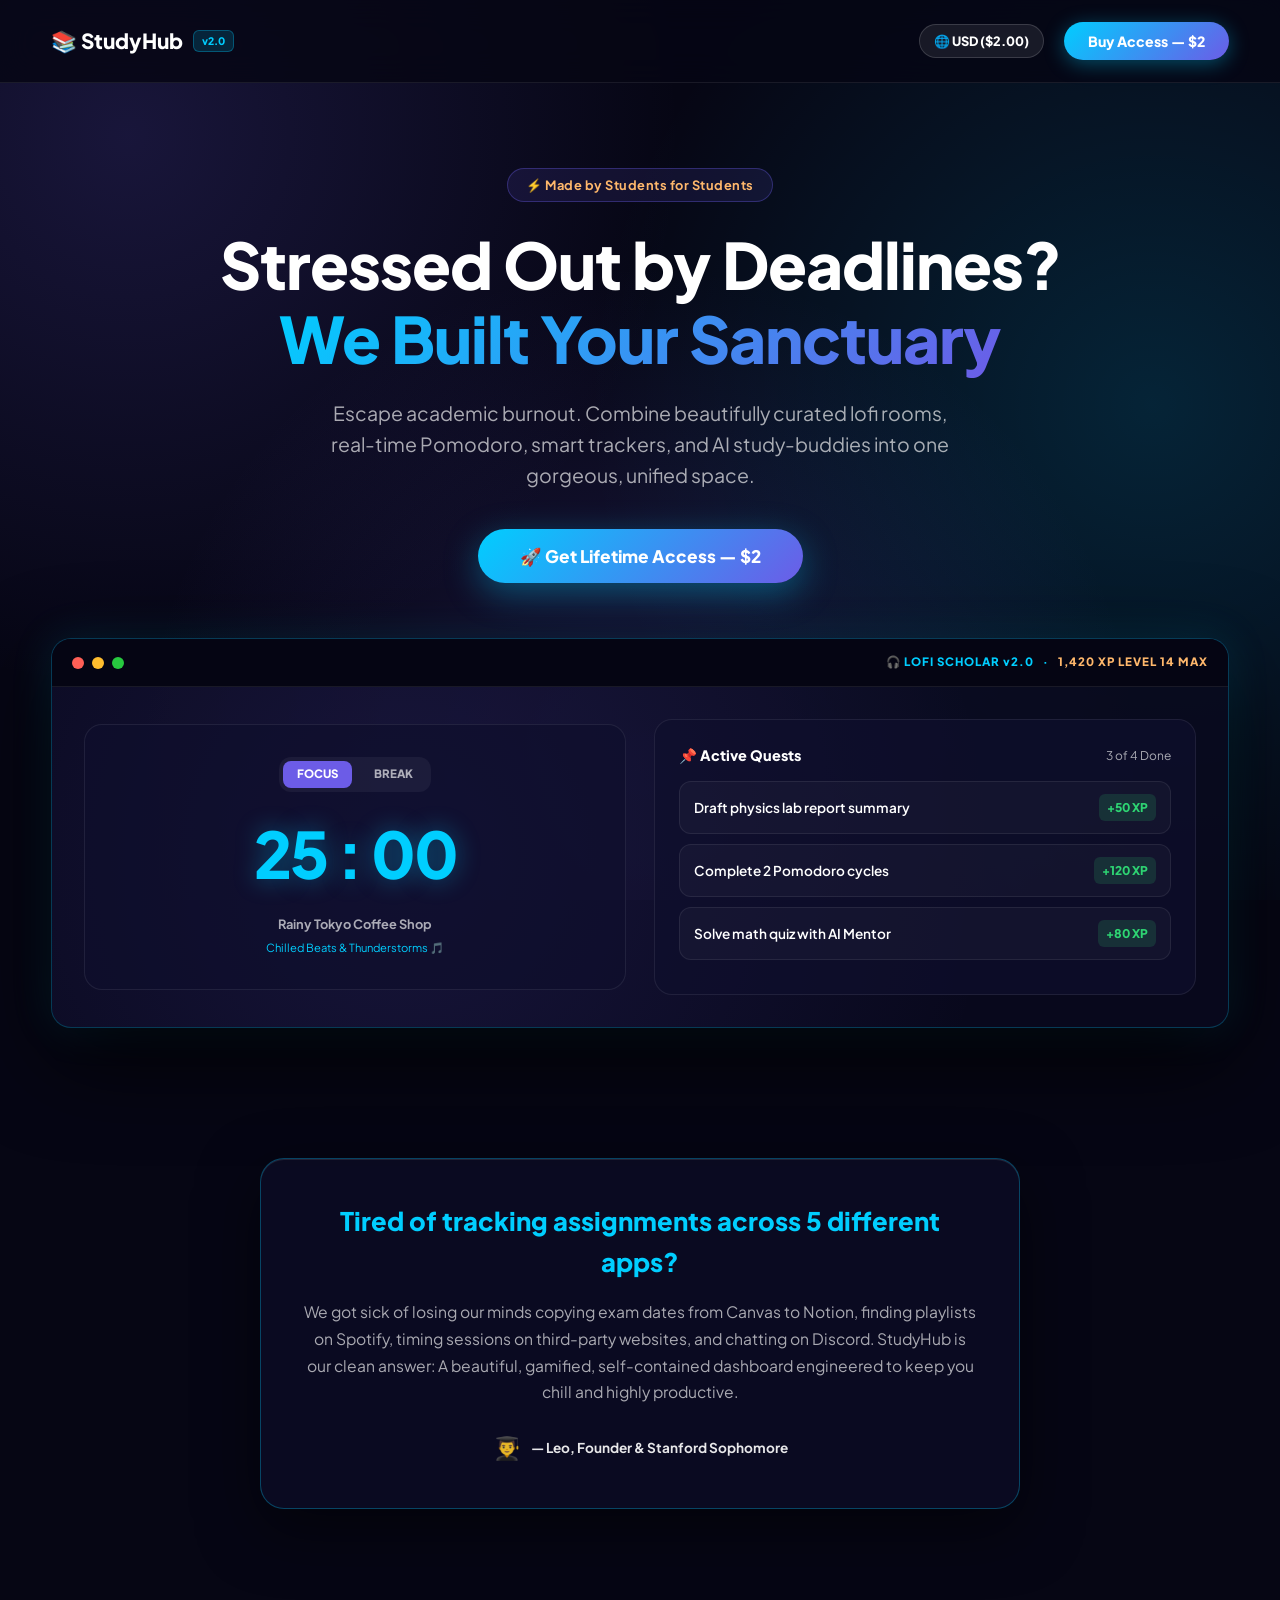
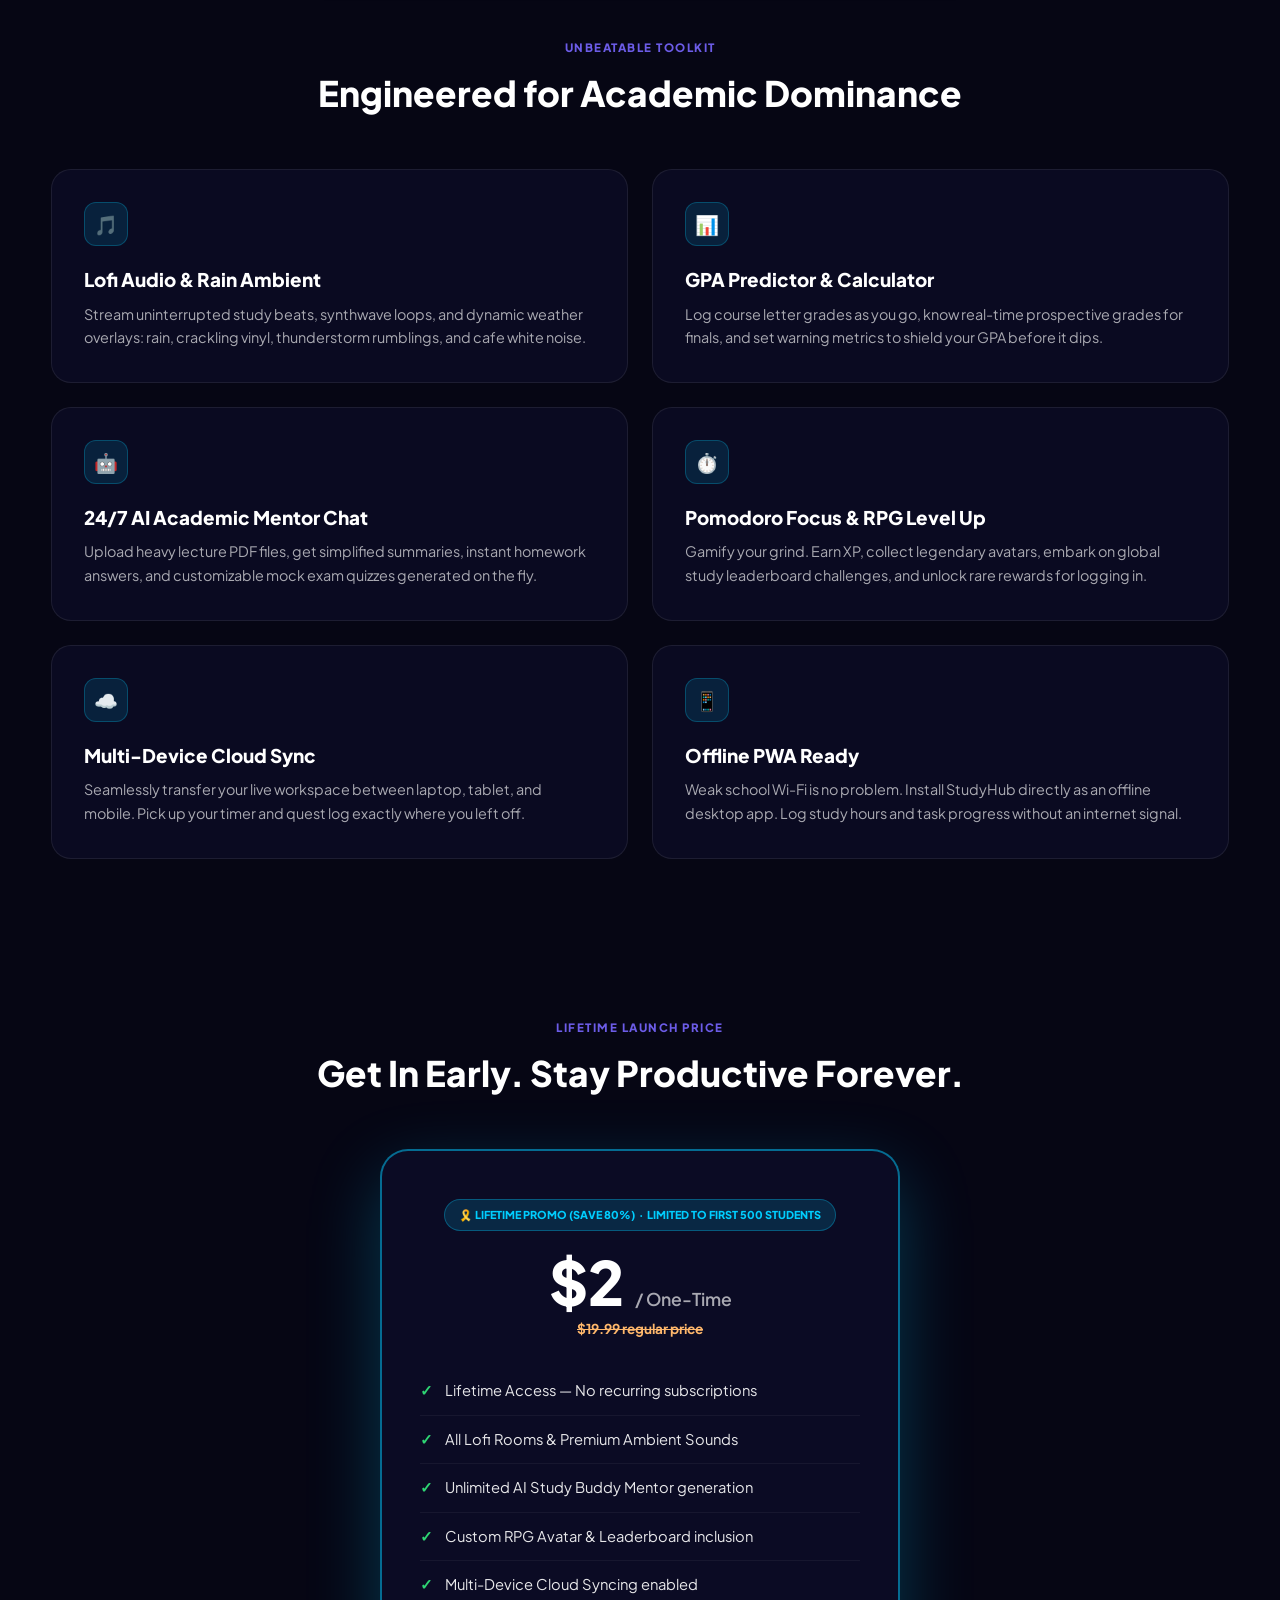
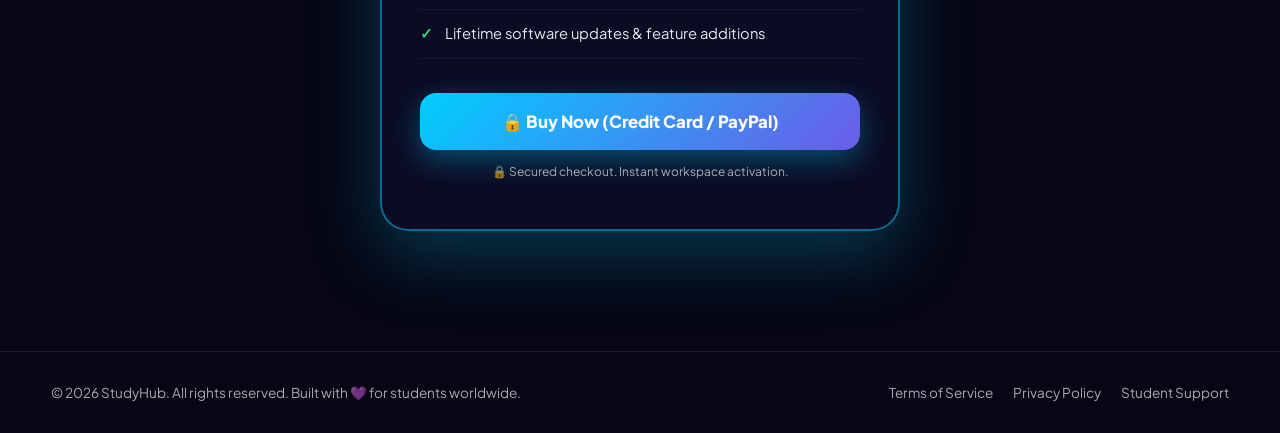
<file: landing.html>
<!DOCTYPE html>
<html lang="id">
<head>
    <meta charset="UTF-8">
    <meta name="viewport" content="width=device-width, initial-scale=1.0">
    <title>StudyHub — We Built Your Sanctuary</title>
    <meta name="description" content="Combine beautifully curated lofi rooms, real-time Pomodoro, smart trackers, and AI study-buddies into one gorgeous, unified space.">
    <link rel="icon" href="assets/icons/icon-192.png">
    
    <!-- Google Fonts -->
    <link rel="preconnect" href="https://fonts.googleapis.com">
    <link rel="preconnect" href="https://fonts.gstatic.com" crossorigin>
    <link href="https://fonts.googleapis.com/css2?family=Plus+Jakarta+Sans:wght@400;500;600;700;800;900&display=swap" rel="stylesheet">
    
    <style>
        :root {
            --bg-dark: #060614;
            --card-bg: rgba(13, 13, 35, 0.7);
            --card-border: rgba(255, 255, 255, 0.08);
            --purple: #6C5CE7;
            --cyan: #00CEFF;
            --cyan-glow: rgba(0, 206, 255, 0.35);
            --purple-glow: rgba(108, 92, 231, 0.35);
            --text-main: #FFFFFF;
            --text-muted: rgba(255, 255, 255, 0.65);
        }

        * {
            margin: 0;
            padding: 0;
            box-sizing: border-box;
            font-family: 'Plus Jakarta Sans', sans-serif;
        }

        body {
            background-color: var(--bg-dark);
            color: var(--text-main);
            line-height: 1.6;
            overflow-x: hidden;
            background-image: 
                radial-gradient(circle at 10% 15%, rgba(108, 92, 231, 0.18) 0%, transparent 40%),
                radial-gradient(circle at 90% 45%, rgba(0, 206, 255, 0.15) 0%, transparent 45%),
                radial-gradient(circle at 50% 85%, rgba(108, 92, 231, 0.2) 0%, transparent 50%);
            background-attachment: fixed;
        }

        .container {
            width: min(1180px, 92vw);
            margin: 0 auto;
        }

        /* HEADER / NAVBAR */
        header {
            padding: 22px 0;
            backdrop-filter: blur(16px);
            -webkit-backdrop-filter: blur(16px);
            position: sticky;
            top: 0;
            z-index: 100;
            background: rgba(6, 6, 20, 0.85);
            border-bottom: 1px solid var(--card-border);
        }

        .nav-content {
            display: flex;
            align-items: center;
            justify-content: space-between;
        }

        .logo {
            display: flex;
            align-items: center;
            gap: 10px;
            font-size: 1.3rem;
            font-weight: 900;
            color: #fff;
        }

        .logo-tag {
            font-size: 0.65rem;
            background: rgba(0, 206, 255, 0.15);
            color: var(--cyan);
            border: 1px solid rgba(0, 206, 255, 0.3);
            padding: 2px 8px;
            border-radius: 6px;
            font-weight: 800;
        }

        .nav-links {
            display: flex;
            align-items: center;
            gap: 20px;
        }

        .lang-switch-btn {
            background: rgba(255, 255, 255, 0.08);
            border: 1px solid rgba(255, 255, 255, 0.15);
            color: #fff;
            padding: 8px 14px;
            border-radius: 20px;
            font-size: 0.8rem;
            font-weight: 800;
            cursor: pointer;
            display: flex;
            align-items: center;
            gap: 6px;
            transition: all 0.25s;
        }
        .lang-switch-btn:hover {
            border-color: var(--cyan);
            background: rgba(0, 206, 255, 0.12);
        }

        .nav-btn-cta {
            padding: 10px 24px;
            border-radius: 30px;
            background: linear-gradient(135deg, #00CEFF 0%, #6C5CE7 100%);
            color: #fff;
            text-decoration: none;
            font-weight: 800;
            font-size: 0.88rem;
            box-shadow: 0 4px 20px var(--cyan-glow);
            transition: all 0.25s ease;
            border: none;
            cursor: pointer;
        }

        .nav-btn-cta:hover {
            transform: translateY(-2px);
            box-shadow: 0 6px 25px var(--cyan-glow);
        }

        /* HERO SECTION */
        .hero {
            padding: 85px 0 60px;
            text-align: center;
        }

        .pill-badge {
            display: inline-flex;
            align-items: center;
            gap: 8px;
            padding: 6px 18px;
            border-radius: 30px;
            background: rgba(108, 92, 231, 0.12);
            border: 1px solid rgba(108, 92, 231, 0.35);
            color: #ffb86c;
            font-size: 0.8rem;
            font-weight: 700;
            margin-bottom: 26px;
            letter-spacing: 0.5px;
        }

        .hero h1 {
            font-size: clamp(2.4rem, 5vw, 4.2rem);
            font-weight: 900;
            line-height: 1.15;
            margin-bottom: 22px;
            letter-spacing: -1px;
        }

        .hero h1 span {
            background: linear-gradient(135deg, #00CEFF 0%, #6C5CE7 100%);
            -webkit-background-clip: text;
            -webkit-text-fill-color: transparent;
        }

        .hero p {
            font-size: clamp(1.02rem, 1.8vw, 1.22rem);
            color: var(--text-muted);
            max-width: 660px;
            margin: 0 auto 38px;
            line-height: 1.6;
        }

        .hero-cta {
            display: inline-flex;
            align-items: center;
            justify-content: center;
            gap: 10px;
            padding: 16px 42px;
            border-radius: 30px;
            background: linear-gradient(135deg, #00CEFF 0%, #6C5CE7 100%);
            color: #fff;
            text-decoration: none;
            font-size: 1.08rem;
            font-weight: 800;
            box-shadow: 0 10px 35px var(--cyan-glow);
            transition: all 0.25s ease;
            cursor: pointer;
            border: none;
        }

        .hero-cta:hover {
            transform: translateY(-3px);
            box-shadow: 0 14px 45px var(--cyan-glow);
        }

        /* APP MOCKUP WINDOW */
        .app-mockup {
            margin-top: 55px;
            background: rgba(10, 10, 30, 0.85);
            border: 1px solid rgba(0, 206, 255, 0.25);
            border-radius: 20px;
            overflow: hidden;
            box-shadow: 0 30px 90px rgba(0, 0, 0, 0.8), 0 0 40px rgba(0, 206, 255, 0.15);
            text-align: left;
        }

        .mockup-header {
            background: rgba(5, 5, 18, 0.9);
            padding: 14px 20px;
            display: flex;
            align-items: center;
            justify-content: space-between;
            border-bottom: 1px solid var(--card-border);
        }

        .window-dots {
            display: flex;
            gap: 8px;
        }

        .dot {
            width: 12px;
            height: 12px;
            border-radius: 50%;
        }
        .dot.red { background: #ff5f56; }
        .dot.yellow { background: #ffbd2e; }
        .dot.green { background: #27c93f; }

        .mockup-status {
            font-size: 0.72rem;
            font-weight: 800;
            color: var(--cyan);
            letter-spacing: 1px;
            display: flex;
            align-items: center;
            gap: 6px;
        }

        .mockup-body {
            padding: 32px;
            display: grid;
            grid-template-columns: 1fr 1fr;
            gap: 28px;
            align-items: center;
            background: radial-gradient(circle at 30% 50%, rgba(108, 92, 231, 0.15), transparent 70%);
        }

        .timer-box {
            background: rgba(15, 15, 45, 0.7);
            border: 1px solid var(--card-border);
            border-radius: 18px;
            padding: 32px;
            text-align: center;
        }

        .timer-val {
            font-size: 4rem;
            font-weight: 900;
            color: var(--cyan);
            letter-spacing: -2px;
            margin: 10px 0;
            text-shadow: 0 0 25px rgba(0, 206, 255, 0.4);
        }

        .timer-mode-pills {
            display: inline-flex;
            gap: 8px;
            background: rgba(255, 255, 255, 0.05);
            padding: 4px;
            border-radius: 12px;
        }

        .t-pill {
            padding: 4px 14px;
            font-size: 0.72rem;
            font-weight: 800;
            border-radius: 8px;
            color: var(--text-muted);
        }

        .t-pill.active {
            background: var(--purple);
            color: #fff;
        }

        .quests-box {
            background: rgba(15, 15, 45, 0.7);
            border: 1px solid var(--card-border);
            border-radius: 18px;
            padding: 24px;
        }

        .quest-item {
            display: flex;
            align-items: center;
            justify-content: space-between;
            padding: 12px 14px;
            background: rgba(255, 255, 255, 0.03);
            border: 1px solid var(--card-border);
            border-radius: 12px;
            margin-bottom: 10px;
            font-size: 0.85rem;
            font-weight: 600;
        }

        .quest-xp {
            font-size: 0.75rem;
            font-weight: 800;
            color: #2ed573;
            background: rgba(46, 213, 115, 0.15);
            padding: 4px 8px;
            border-radius: 6px;
        }

        /* FOUNDER STORY CARD */
        .story-section {
            padding: 70px 0;
        }

        .story-card {
            max-width: 760px;
            margin: 0 auto;
            background: rgba(13, 13, 38, 0.75);
            border: 1.5px solid rgba(0, 206, 255, 0.3);
            border-radius: 24px;
            padding: 42px;
            text-align: center;
            box-shadow: 0 20px 60px rgba(0, 0, 0, 0.5), inset 0 1px 0 rgba(255, 255, 255, 0.1);
        }

        .story-card h2 {
            font-size: 1.6rem;
            font-weight: 900;
            color: var(--cyan);
            margin-bottom: 16px;
        }

        .story-card p {
            color: var(--text-muted);
            font-size: 0.98rem;
            line-height: 1.7;
            margin-bottom: 24px;
        }

        .author-tag {
            display: inline-flex;
            align-items: center;
            gap: 10px;
            font-size: 0.85rem;
            font-weight: 700;
            color: rgba(255, 255, 255, 0.9);
        }

        /* FEATURES SECTION */
        .features-section {
            padding: 60px 0 90px;
            text-align: center;
        }

        .sec-badge {
            font-size: 0.72rem;
            font-weight: 800;
            color: var(--purple);
            letter-spacing: 1.5px;
            text-transform: uppercase;
            margin-bottom: 8px;
            display: block;
        }

        .sec-title-main {
            font-size: 2.2rem;
            font-weight: 900;
            margin-bottom: 48px;
        }

        .grid-6-features {
            display: grid;
            grid-template-columns: repeat(2, 1fr);
            gap: 24px;
            text-align: left;
        }

        .f-box {
            background: rgba(13, 13, 38, 0.75);
            border: 1px solid var(--card-border);
            border-radius: 20px;
            padding: 32px;
            transition: all 0.3s ease;
        }

        .f-box:hover {
            border-color: rgba(0, 206, 255, 0.35);
            transform: translateY(-4px);
            box-shadow: 0 15px 40px rgba(0, 0, 0, 0.4);
        }

        .f-box-icon {
            width: 44px;
            height: 44px;
            border-radius: 12px;
            background: rgba(0, 206, 255, 0.12);
            border: 1px solid rgba(0, 206, 255, 0.25);
            color: var(--cyan);
            display: flex;
            align-items: center;
            justify-content: center;
            font-size: 1.2rem;
            margin-bottom: 18px;
        }

        .f-box h3 {
            font-size: 1.18rem;
            font-weight: 800;
            margin-bottom: 8px;
        }

        .f-box p {
            color: var(--text-muted);
            font-size: 0.9rem;
            line-height: 1.65;
        }

        /* PRICING SECTION */
        .pricing-section {
            padding: 70px 0 120px;
            text-align: center;
        }

        .pricing-card {
            max-width: 520px;
            margin: 0 auto;
            background: rgba(13, 13, 38, 0.9);
            border: 2px solid rgba(0, 206, 255, 0.5);
            border-radius: 28px;
            padding: 48px 38px;
            box-shadow: 0 25px 70px rgba(0, 206, 255, 0.25);
            position: relative;
        }

        .price-badge-top {
            display: inline-flex;
            gap: 8px;
            align-items: center;
            font-size: 0.68rem;
            font-weight: 800;
            color: var(--cyan);
            background: rgba(0, 206, 255, 0.15);
            padding: 6px 14px;
            border-radius: 20px;
            border: 1px solid rgba(0, 206, 255, 0.3);
            margin-bottom: 20px;
            text-transform: uppercase;
        }

        .price-display {
            font-size: 3.8rem;
            font-weight: 900;
            color: #fff;
            line-height: 1;
            margin-bottom: 6px;
        }

        .price-display span {
            font-size: 1.1rem;
            color: var(--text-muted);
            font-weight: 600;
        }

        .strike-price {
            font-size: 0.85rem;
            color: #ffb86c;
            font-weight: 700;
            margin-bottom: 28px;
            text-decoration: line-through;
        }

        .price-check-list {
            list-style: none;
            text-align: left;
            margin-bottom: 34px;
        }

        .price-check-list li {
            padding: 12px 0;
            font-size: 0.92rem;
            color: rgba(255, 255, 255, 0.9);
            border-bottom: 1px solid rgba(255, 255, 255, 0.05);
            display: flex;
            align-items: center;
            gap: 12px;
        }

        .price-check-list li span {
            color: #2ed573;
            font-weight: 900;
        }

        .buy-btn-large {
            width: 100%;
            padding: 18px;
            border-radius: 16px;
            background: linear-gradient(135deg, #00CEFF 0%, #6C5CE7 100%);
            color: #fff;
            font-size: 1.05rem;
            font-weight: 800;
            border: none;
            cursor: pointer;
            box-shadow: 0 10px 30px var(--cyan-glow);
            transition: all 0.25s ease;
        }

        .buy-btn-large:hover {
            transform: translateY(-2px);
            box-shadow: 0 14px 40px var(--cyan-glow);
        }

        /* PAYMENT MODAL */
        .payment-overlay {
            position: fixed;
            inset: 0;
            z-index: 10000;
            background: rgba(6, 6, 20, 0.95);
            backdrop-filter: blur(20px);
            display: flex;
            align-items: center;
            justify-content: center;
            padding: 20px;
        }

        .payment-card-box {
            background: rgba(14, 14, 38, 0.96);
            border: 1.5px solid rgba(0, 206, 255, 0.4);
            border-radius: 24px;
            padding: 34px;
            max-width: 440px;
            width: 100%;
            text-align: center;
            box-shadow: 0 25px 60px rgba(0, 206, 255, 0.3);
            position: relative;
        }

        /* FOOTER */
        footer {
            padding: 30px 0;
            border-top: 1px solid var(--card-border);
            font-size: 0.85rem;
            color: var(--text-muted);
        }

        .footer-content {
            display: flex;
            align-items: center;
            justify-content: space-between;
        }

        @media (max-width: 768px) {
            .grid-6-features, .mockup-body {
                grid-template-columns: 1fr;
            }
            .nav-links {
                display: none;
            }
        }
    </style>
</head>
<body>

    <!-- NAVBAR -->
    <header>
        <div class="container nav-content">
            <div class="logo">
                📚 StudyHub <span class="logo-tag">v2.0</span>
            </div>
            <div class="nav-links">
                <button onclick="toggleCurrency()" class="lang-switch-btn" id="currencyToggleBtn">
                    🇮🇩 IDR (Rp 29.000)
                </button>
                <button onclick="openPaymentModal()" class="nav-btn-cta" id="navCtaBtn">Buy Access — $2</button>
            </div>
        </div>
    </header>

    <!-- HERO SECTION -->
    <section class="hero">
        <div class="container">
            <div class="pill-badge" id="heroBadge">⚡ Made by Students for Students</div>
            <h1 id="heroHeadline">Stressed Out by Deadlines?<br><span>We Built Your Sanctuary</span></h1>
            <p id="heroSubhead">Escape academic burnout. Combine beautifully curated lofi rooms, real-time Pomodoro, smart trackers, and AI study-buddies into one gorgeous, unified space.</p>
            
            <button onclick="openPaymentModal()" class="hero-cta" id="heroCtaBtn">
                🚀 Get Lifetime Access — $2
            </button>

            <!-- APP MOCKUP FRAME -->
            <div class="app-mockup">
                <div class="mockup-header">
                    <div class="window-dots">
                        <div class="dot red"></div>
                        <div class="dot yellow"></div>
                        <div class="dot green"></div>
                    </div>
                    <div class="mockup-status">
                        <span>🎧 LOFI SCHOLAR v2.0</span> &nbsp;·&nbsp; <span style="color:#ffb86c">1,420 XP LEVEL 14 MAX</span>
                    </div>
                </div>

                <div class="mockup-body">
                    <!-- Left Timer Widget -->
                    <div class="timer-box">
                        <div class="timer-mode-pills">
                            <div class="t-pill active">FOCUS</div>
                            <div class="t-pill">BREAK</div>
                        </div>
                        <div class="timer-val">25 : 00</div>
                        <div style="font-size:0.8rem;color:var(--text-muted);font-weight:700">Rainy Tokyo Coffee Shop</div>
                        <div style="font-size:0.7rem;color:var(--cyan);margin-top:4px">Chilled Beats & Thunderstorms 🎵</div>
                    </div>

                    <!-- Right Active Quests Widget -->
                    <div class="quests-box">
                        <div style="display:flex;justify-content:space-between;align-items:center;margin-bottom:14px">
                            <span style="font-weight:800;font-size:0.9rem;color:#fff">📌 Active Quests</span>
                            <span style="font-size:0.75rem;color:var(--text-muted)">3 of 4 Done</span>
                        </div>
                        <div class="quest-item">
                            <span>Draft physics lab report summary</span>
                            <span class="quest-xp">+50 XP</span>
                        </div>
                        <div class="quest-item">
                            <span>Complete 2 Pomodoro cycles</span>
                            <span class="quest-xp">+120 XP</span>
                        </div>
                        <div class="quest-item">
                            <span>Solve math quiz with AI Mentor</span>
                            <span class="quest-xp">+80 XP</span>
                        </div>
                    </div>
                </div>
            </div>
        </div>
    </section>

    <!-- FOUNDER STORY CARD -->
    <section class="story-section">
        <div class="container">
            <div class="story-card">
                <h2 id="storyTitle">Tired of tracking assignments across 5 different apps?</h2>
                <p id="storyDesc">We got sick of losing our minds copying exam dates from Canvas to Notion, finding playlists on Spotify, timing sessions on third-party websites, and chatting on Discord. StudyHub is our clean answer: A beautiful, gamified, self-contained dashboard engineered to keep you chill and highly productive.</p>
                <div class="author-tag">
                    <span style="font-size:1.4rem">👨‍🎓</span> — Leo, Founder & Stanford Sophomore
                </div>
            </div>
        </div>
    </section>

    <!-- FEATURES SECTION -->
    <section class="features-section" id="features">
        <div class="container">
            <span class="sec-badge">UNBEATABLE TOOLKIT</span>
            <h2 class="sec-title-main" id="featureTitle">Engineered for Academic Dominance</h2>

            <div class="grid-6-features">
                <div class="f-box">
                    <div class="f-box-icon">🎵</div>
                    <h3>Lofi Audio & Rain Ambient</h3>
                    <p>Stream uninterrupted study beats, synthwave loops, and dynamic weather overlays: rain, crackling vinyl, thunderstorm rumblings, and cafe white noise.</p>
                </div>

                <div class="f-box">
                    <div class="f-box-icon">📊</div>
                    <h3>GPA Predictor & Calculator</h3>
                    <p>Log course letter grades as you go, know real-time prospective grades for finals, and set warning metrics to shield your GPA before it dips.</p>
                </div>

                <div class="f-box">
                    <div class="f-box-icon">🤖</div>
                    <h3>24/7 AI Academic Mentor Chat</h3>
                    <p>Upload heavy lecture PDF files, get simplified summaries, instant homework answers, and customizable mock exam quizzes generated on the fly.</p>
                </div>

                <div class="f-box">
                    <div class="f-box-icon">⏱️</div>
                    <h3>Pomodoro Focus & RPG Level Up</h3>
                    <p>Gamify your grind. Earn XP, collect legendary avatars, embark on global study leaderboard challenges, and unlock rare rewards for logging in.</p>
                </div>

                <div class="f-box">
                    <div class="f-box-icon">☁️</div>
                    <h3>Multi-Device Cloud Sync</h3>
                    <p>Seamlessly transfer your live workspace between laptop, tablet, and mobile. Pick up your timer and quest log exactly where you left off.</p>
                </div>

                <div class="f-box">
                    <div class="f-box-icon">📱</div>
                    <h3>Offline PWA Ready</h3>
                    <p>Weak school Wi-Fi is no problem. Install StudyHub directly as an offline desktop app. Log study hours and task progress without an internet signal.</p>
                </div>
            </div>
        </div>
    </section>

    <!-- PRICING SECTION -->
    <section class="pricing-section" id="pricing">
        <div class="container">
            <span class="sec-badge">LIFETIME LAUNCH PRICE</span>
            <h2 class="sec-title-main">Get In Early. Stay Productive Forever.</h2>

            <div class="pricing-card">
                <div class="price-badge-top">
                    🎗️ LIFETIME PROMO (SAVE 80%) &nbsp;·&nbsp; LIMITED TO FIRST 500 STUDENTS
                </div>
                
                <div class="price-display" id="priceDisplay">
                    $2 <span>/ One-Time</span>
                </div>
                <div class="strike-price" id="strikeDisplay">$19.99 regular price</div>

                <ul class="price-check-list">
                    <li><span>✓</span> Lifetime Access — No recurring subscriptions</li>
                    <li><span>✓</span> All Lofi Rooms & Premium Ambient Sounds</li>
                    <li><span>✓</span> Unlimited AI Study Buddy Mentor generation</li>
                    <li><span>✓</span> Custom RPG Avatar & Leaderboard inclusion</li>
                    <li><span>✓</span> Multi-Device Cloud Syncing enabled</li>
                    <li><span>✓</span> Lifetime software updates & feature additions</li>
                </ul>

                <button onclick="openPaymentModal()" class="buy-btn-large" id="priceCtaBtn">
                    🔒 Buy Now (Instant Access)
                </button>
                <div style="font-size:0.75rem;color:var(--text-muted);margin-top:12px">🔒 Secured checkout. Instant workspace activation.</div>
            </div>
        </div>
    </section>

    <!-- FOOTER -->
    <footer>
        <div class="container footer-content">
            <div>© 2026 StudyHub. All rights reserved. Built with 💜 for students worldwide.</div>
            <div style="display:flex;gap:20px">
                <a href="#" style="color:var(--text-muted);text-decoration:none">Terms of Service</a>
                <a href="#" style="color:var(--text-muted);text-decoration:none">Privacy Policy</a>
                <a href="#" style="color:var(--text-muted);text-decoration:none">Student Support</a>
            </div>
        </div>
    </footer>

    <!-- DYNAMIC GLOBAL / INDONESIA PAYMENT MODAL -->
    <div id="paymentModal" class="payment-overlay" style="display:none">
        <div class="payment-card-box" id="paymentCardContent">
            <!-- Rendered dynamically based on active currency -->
        </div>
    </div>

    <script>
        let currentCurrency = 'IDR'; // 'IDR' | 'USD'

        function toggleCurrency() {
            currentCurrency = currentCurrency === 'IDR' ? 'USD' : 'IDR';
            updateLandingCurrencyUI();
        }

        function updateLandingCurrencyUI() {
            const toggleBtn = document.getElementById('currencyToggleBtn');
            const navCtaBtn = document.getElementById('navCtaBtn');
            const heroCtaBtn = document.getElementById('heroCtaBtn');
            const priceDisplay = document.getElementById('priceDisplay');
            const strikeDisplay = document.getElementById('strikeDisplay');
            const priceCtaBtn = document.getElementById('priceCtaBtn');

            if (currentCurrency === 'IDR') {
                if (toggleBtn) toggleBtn.innerHTML = '🇮🇩 IDR (Rp 29.000)';
                if (navCtaBtn) navCtaBtn.innerText = 'Beli Akses — Rp 29k';
                if (heroCtaBtn) heroCtaBtn.innerText = '🚀 Beli Akses Sekali — Rp 29.000';
                if (priceDisplay) priceDisplay.innerHTML = 'Rp 29.000 <span>/ Sekali Bayar</span>';
                if (strikeDisplay) strikeDisplay.innerText = 'Rp 149.000 harga normal';
                if (priceCtaBtn) priceCtaBtn.innerText = '🔒 Beli Sekarang (QRIS Instant)';
            } else {
                if (toggleBtn) toggleBtn.innerHTML = '🌐 USD ($2.00)';
                if (navCtaBtn) navCtaBtn.innerText = 'Buy Access — $2';
                if (heroCtaBtn) heroCtaBtn.innerText = '🚀 Get Lifetime Access — $2';
                if (priceDisplay) priceDisplay.innerHTML = '$2 <span>/ One-Time</span>';
                if (strikeDisplay) strikeDisplay.innerText = '$19.99 regular price';
                if (priceCtaBtn) priceCtaBtn.innerText = '🔒 Buy Now (Credit Card / PayPal)';
            }
        }

        function openPaymentModal() {
            const modal = document.getElementById('paymentModal');
            const content = document.getElementById('paymentCardContent');
            modal.style.display = 'flex';

            if (currentCurrency === 'IDR') {
                content.innerHTML = `
                    <button onclick="closePaymentModal()" style="position:absolute;top:16px;right:16px;background:none;border:none;color:#fff;font-size:1.2rem;cursor:pointer">❌</button>
                    <div style="font-size:0.75rem;color:var(--cyan);font-weight:800;letter-spacing:1px;text-transform:uppercase">MIDTRANS / QRIS INSTANT PAYMENT</div>
                    <h3 style="font-size:1.3rem;font-weight:900;margin-top:6px">Pembelian Lisensi Lifetime</h3>
                    <p style="font-size:0.85rem;color:var(--text-muted);margin-top:4px">Scan QRIS di bawah dengan GoPay, ShopeePay, OVO, Dana, atau Mobile Banking.</p>

                    <div style="width:190px;height:190px;margin:18px auto;background:#fff;border-radius:16px;padding:10px;display:flex;align-items:center;justify-content:center">
                        <svg width="170" height="170" viewBox="0 0 100 100" fill="none">
                            <rect width="100" height="100" fill="white"/>
                            <rect x="10" y="10" width="25" height="25" fill="black"/>
                            <rect x="15" y="15" width="15" height="15" fill="white"/>
                            <rect x="19" y="19" width="7" height="7" fill="black"/>
                            <rect x="65" y="10" width="25" height="25" fill="black"/>
                            <rect x="70" y="15" width="15" height="15" fill="white"/>
                            <rect x="74" y="19" width="7" height="7" fill="black"/>
                            <rect x="10" y="65" width="25" height="25" fill="black"/>
                            <rect x="15" y="70" width="15" height="15" fill="white"/>
                            <rect x="19" y="74" width="7" height="7" fill="black"/>
                            <rect x="42" y="10" width="6" height="6" fill="black"/>
                            <rect x="52" y="18" width="6" height="6" fill="black"/>
                            <rect x="40" y="30" width="10" height="10" fill="black"/>
                            <rect x="60" y="45" width="8" height="8" fill="black"/>
                            <rect x="20" y="45" width="12" height="6" fill="black"/>
                            <rect x="70" y="70" width="15" height="15" fill="black"/>
                            <rect x="45" y="65" width="10" height="20" fill="black"/>
                        </svg>
                    </div>

                    <div style="font-size:1.4rem;font-weight:900;color:var(--cyan);margin-bottom:14px">Total: Rp 29.000</div>
                    <button onclick="simulatePaymentSuccess()" class="buy-btn-large" style="padding:14px">
                        ✅ Selesai Bayar ➔ Masuk Aplikasi
                    </button>
                `;
            } else {
                content.innerHTML = `
                    <button onclick="closePaymentModal()" style="position:absolute;top:16px;right:16px;background:none;border:none;color:#fff;font-size:1.2rem;cursor:pointer">❌</button>
                    <div style="font-size:0.75rem;color:var(--cyan);font-weight:800;letter-spacing:1px;text-transform:uppercase">GLOBAL STRIPE / PAYPAL CHECKOUT</div>
                    <h3 style="font-size:1.3rem;font-weight:900;margin-top:6px">Lifetime Access Purchase</h3>
                    <p style="font-size:0.85rem;color:var(--text-muted);margin-top:4px">Pay securely via Credit Card, Apple Pay, or PayPal.</p>

                    <div style="display:flex;flex-direction:column;gap:12px;margin:24px 0">
                        <button class="buy-btn-large" style="background:#635BFF;padding:12px;font-size:0.95rem" onclick="simulatePaymentSuccess()">
                            💳 Pay with Credit Card / Apple Pay ($2.00)
                        </button>
                        <button class="buy-btn-large" style="background:#0070BA;padding:12px;font-size:0.95rem" onclick="simulatePaymentSuccess()">
                            🅿️ Pay with PayPal ($2.00)
                        </button>
                    </div>

                    <div style="font-size:0.75rem;color:var(--text-muted)">🔒 SSL Encrypted & Instant Access</div>
                `;
            }
        }

        function closePaymentModal() {
            document.getElementById('paymentModal').style.display = 'none';
        }

        function simulatePaymentSuccess() {
            localStorage.setItem('studyhub_paid_access', 'true');
            alert('🎉 Payment Successful! Welcome to StudyHub Lifetime.');
            window.location.href = 'index.html';
        }

        // Auto Geo-Detect initial language
        document.addEventListener('DOMContentLoaded', () => {
            const userLang = navigator.language || navigator.userLanguage;
            if (userLang && (userLang.includes('id') || userLang.includes('ID'))) {
                currentCurrency = 'IDR';
            } else {
                currentCurrency = 'USD';
            }
            updateLandingCurrencyUI();
        });
    </script>
</body>
</html>
</file>
